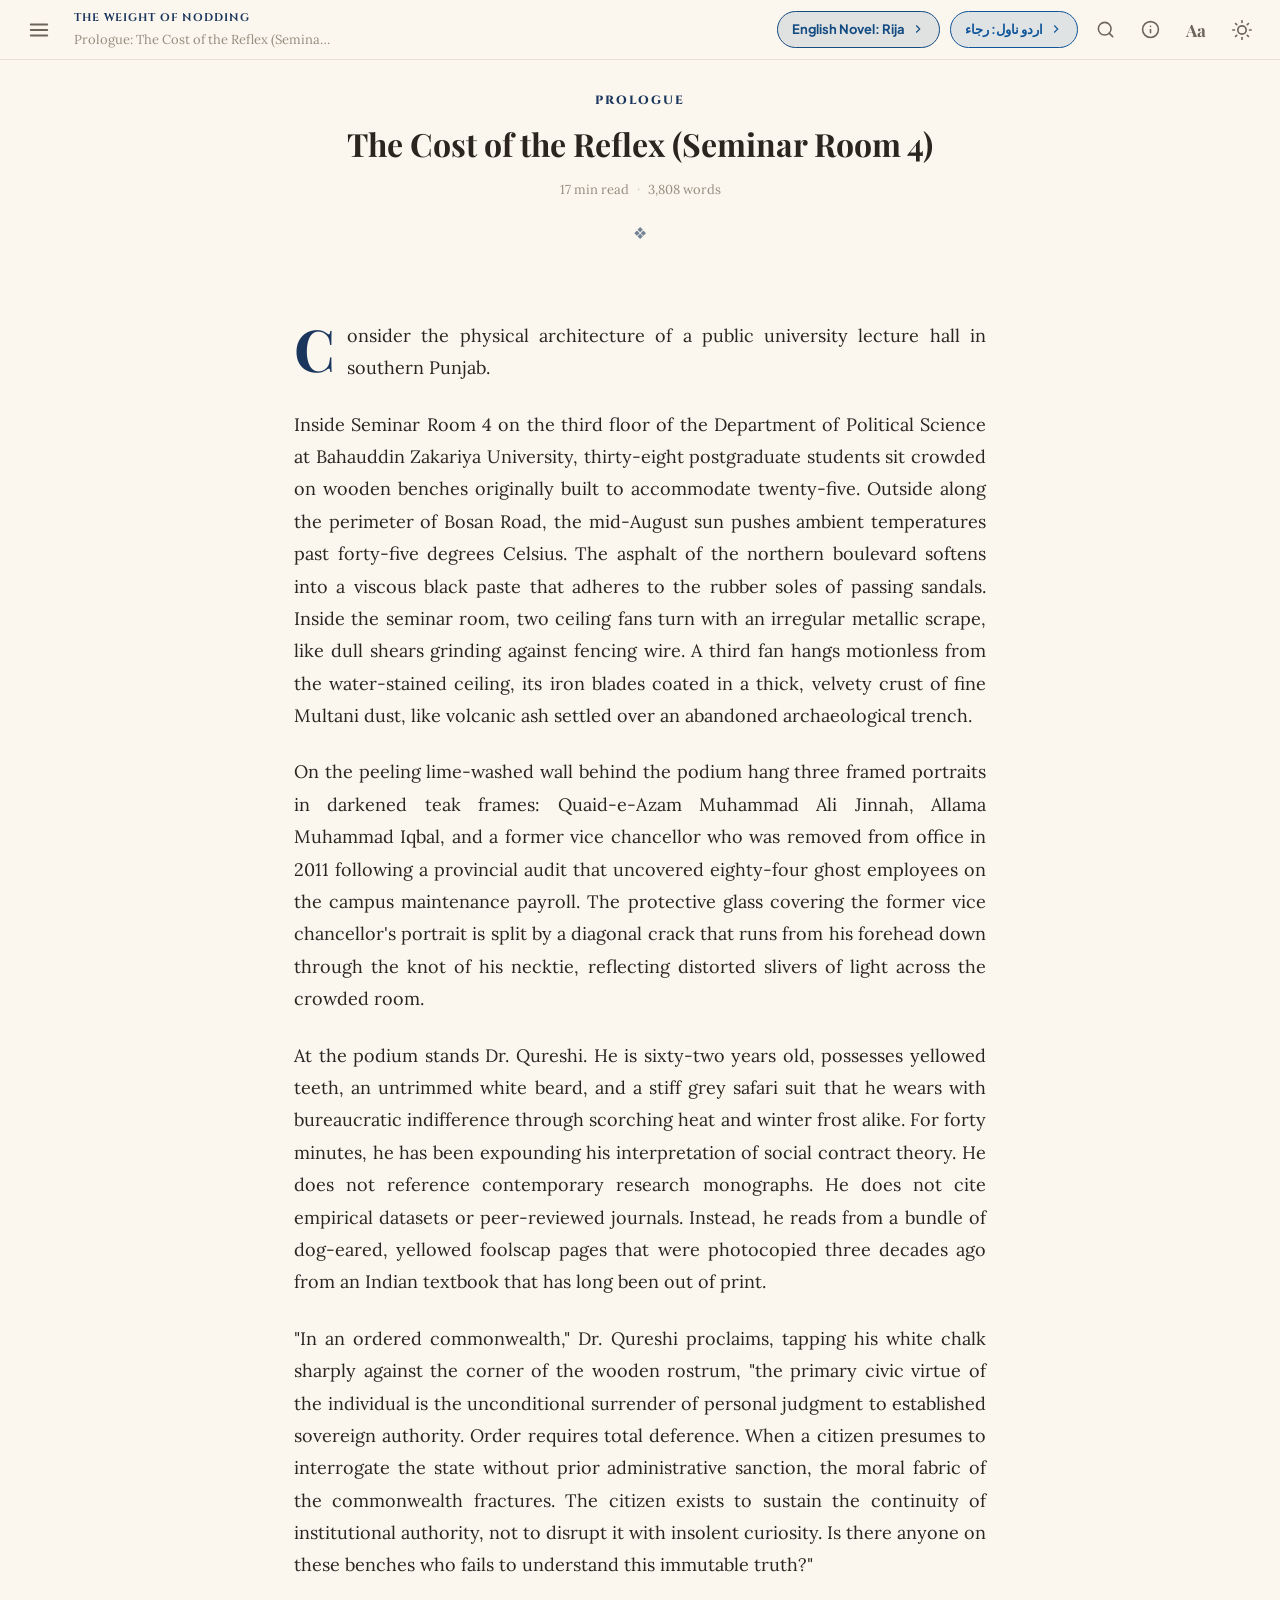
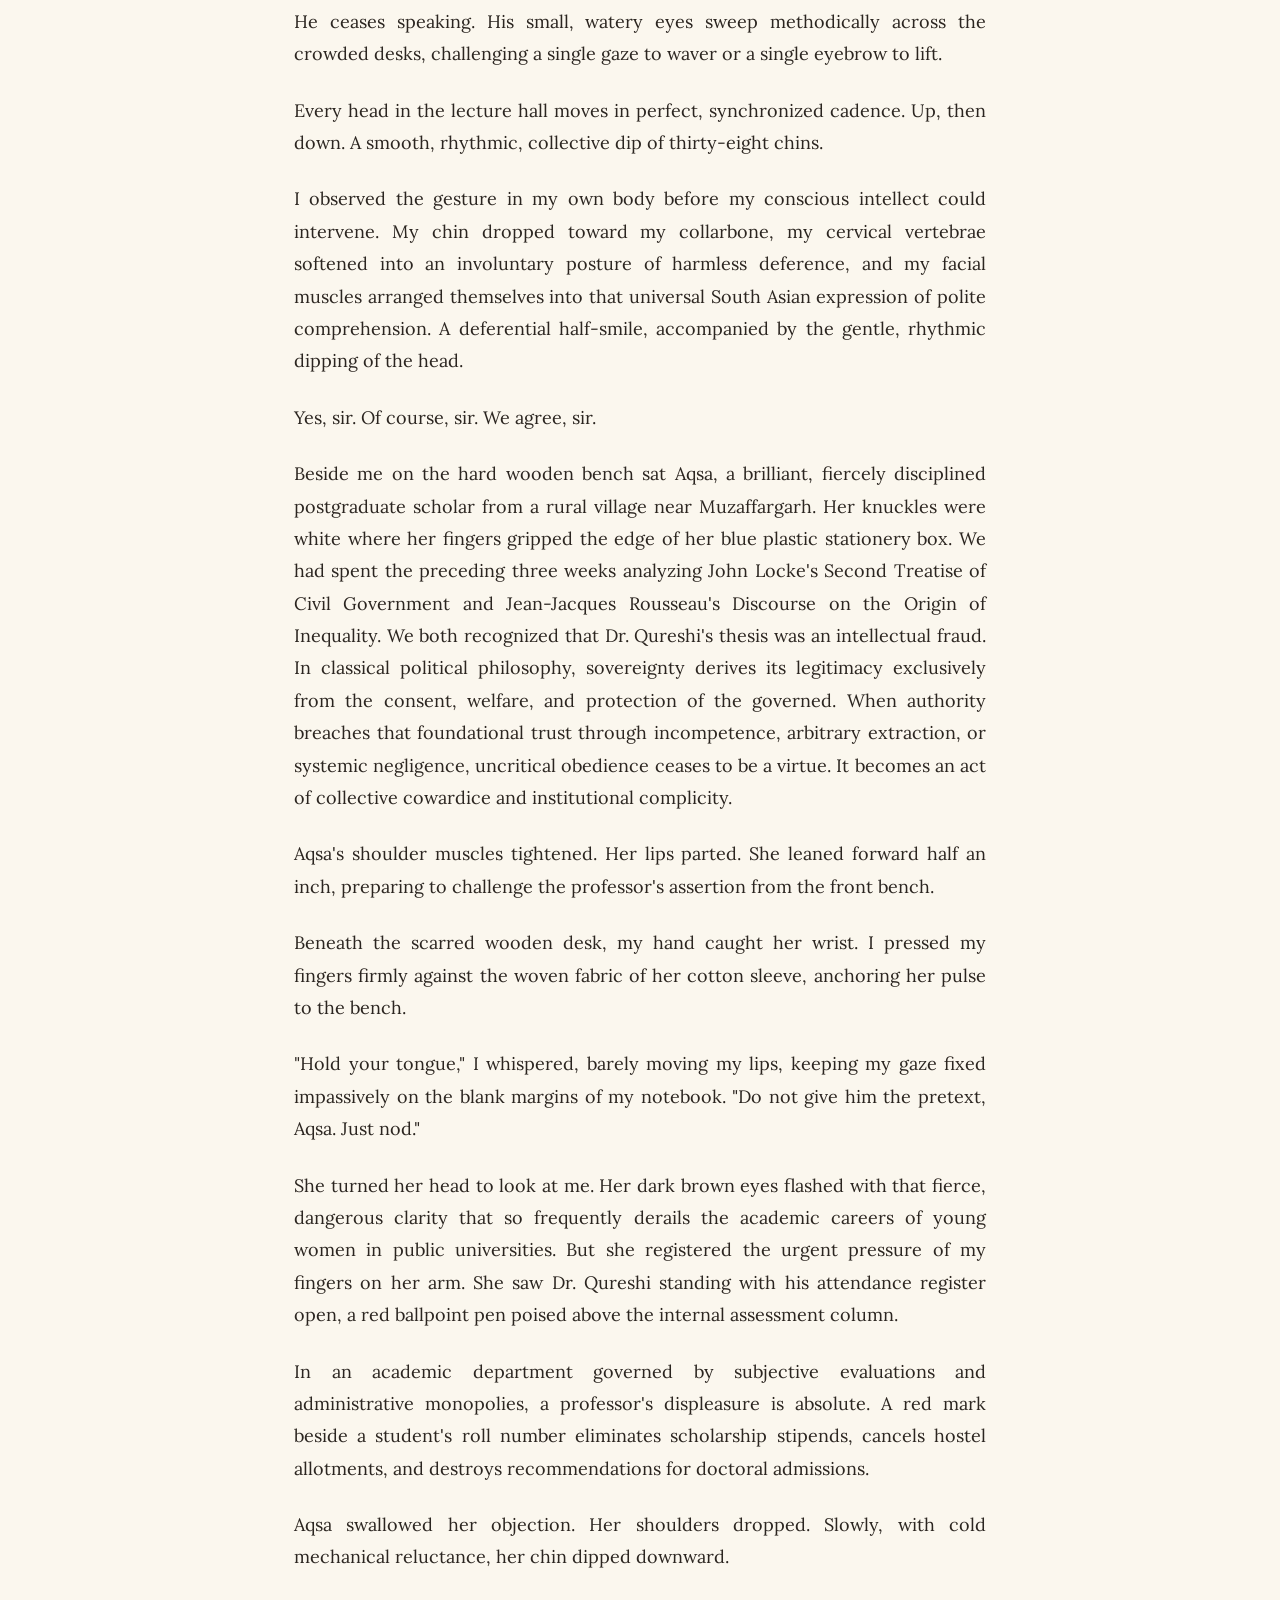
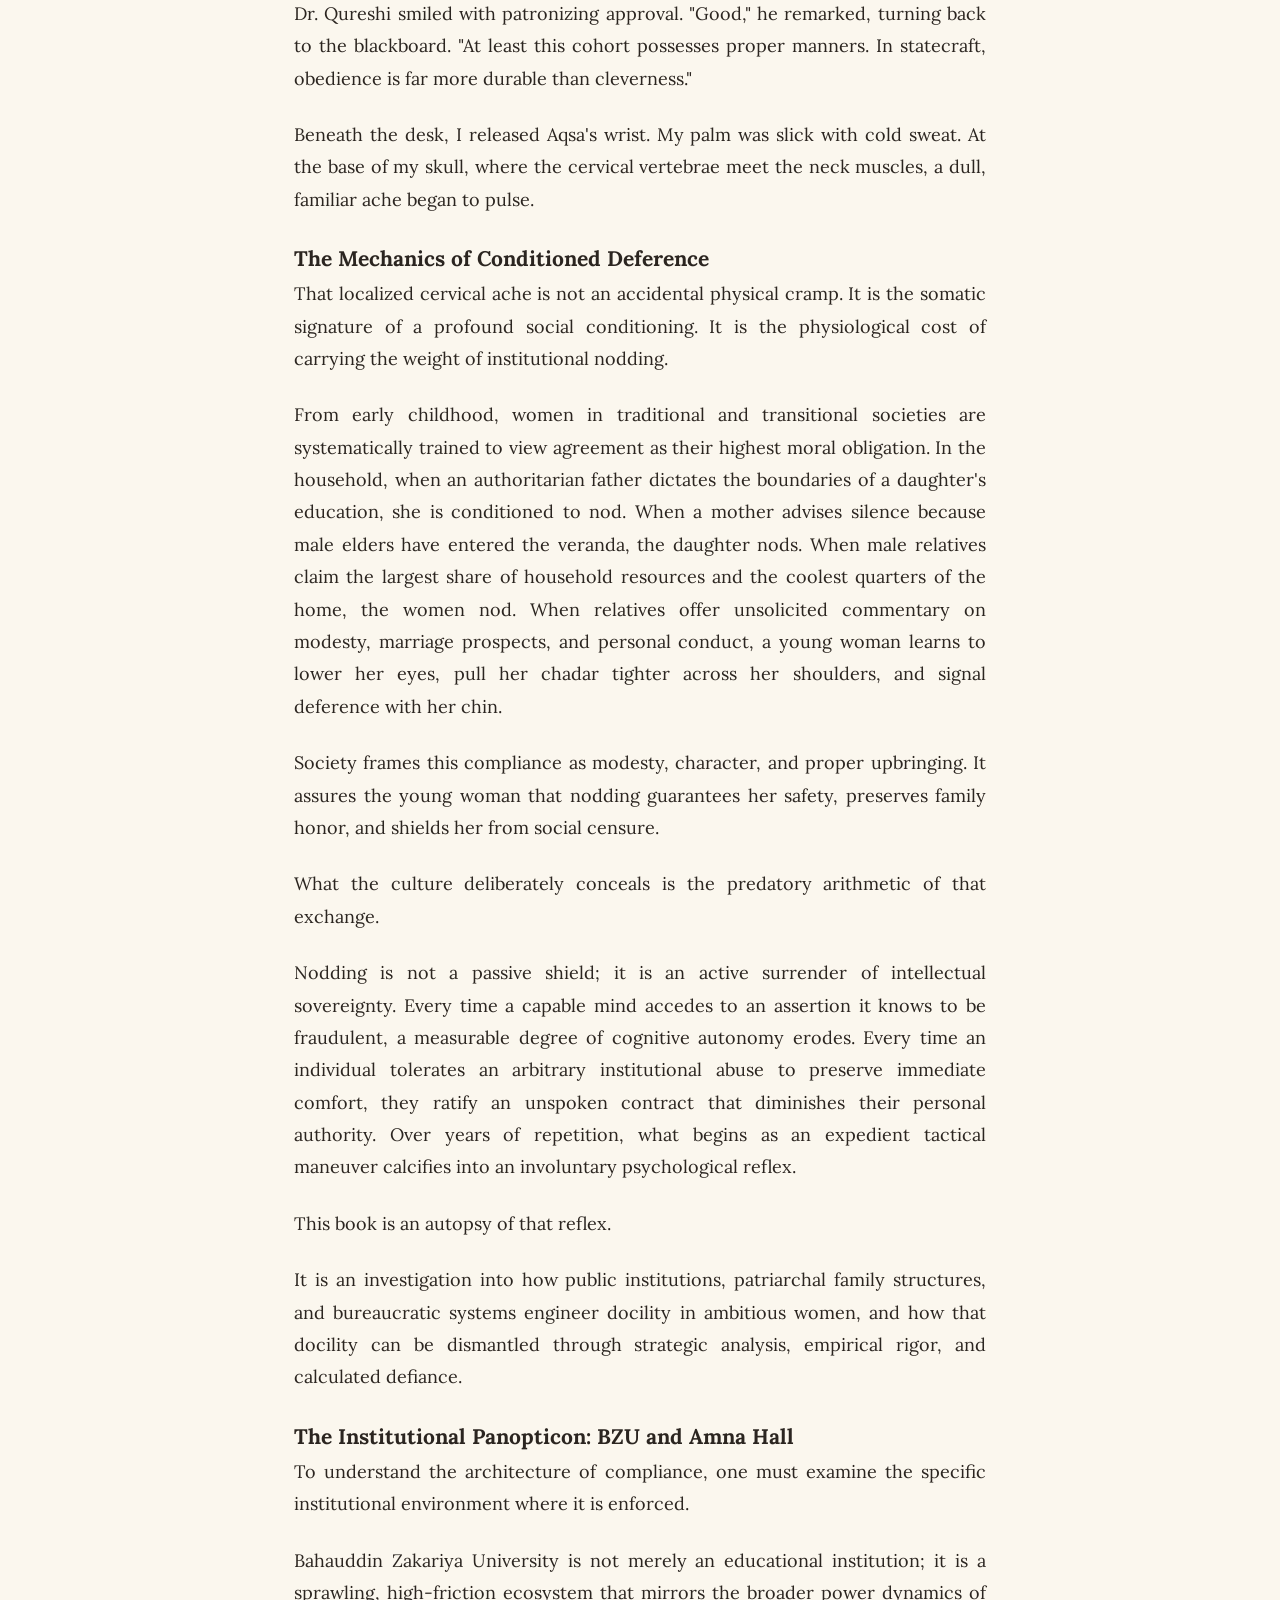
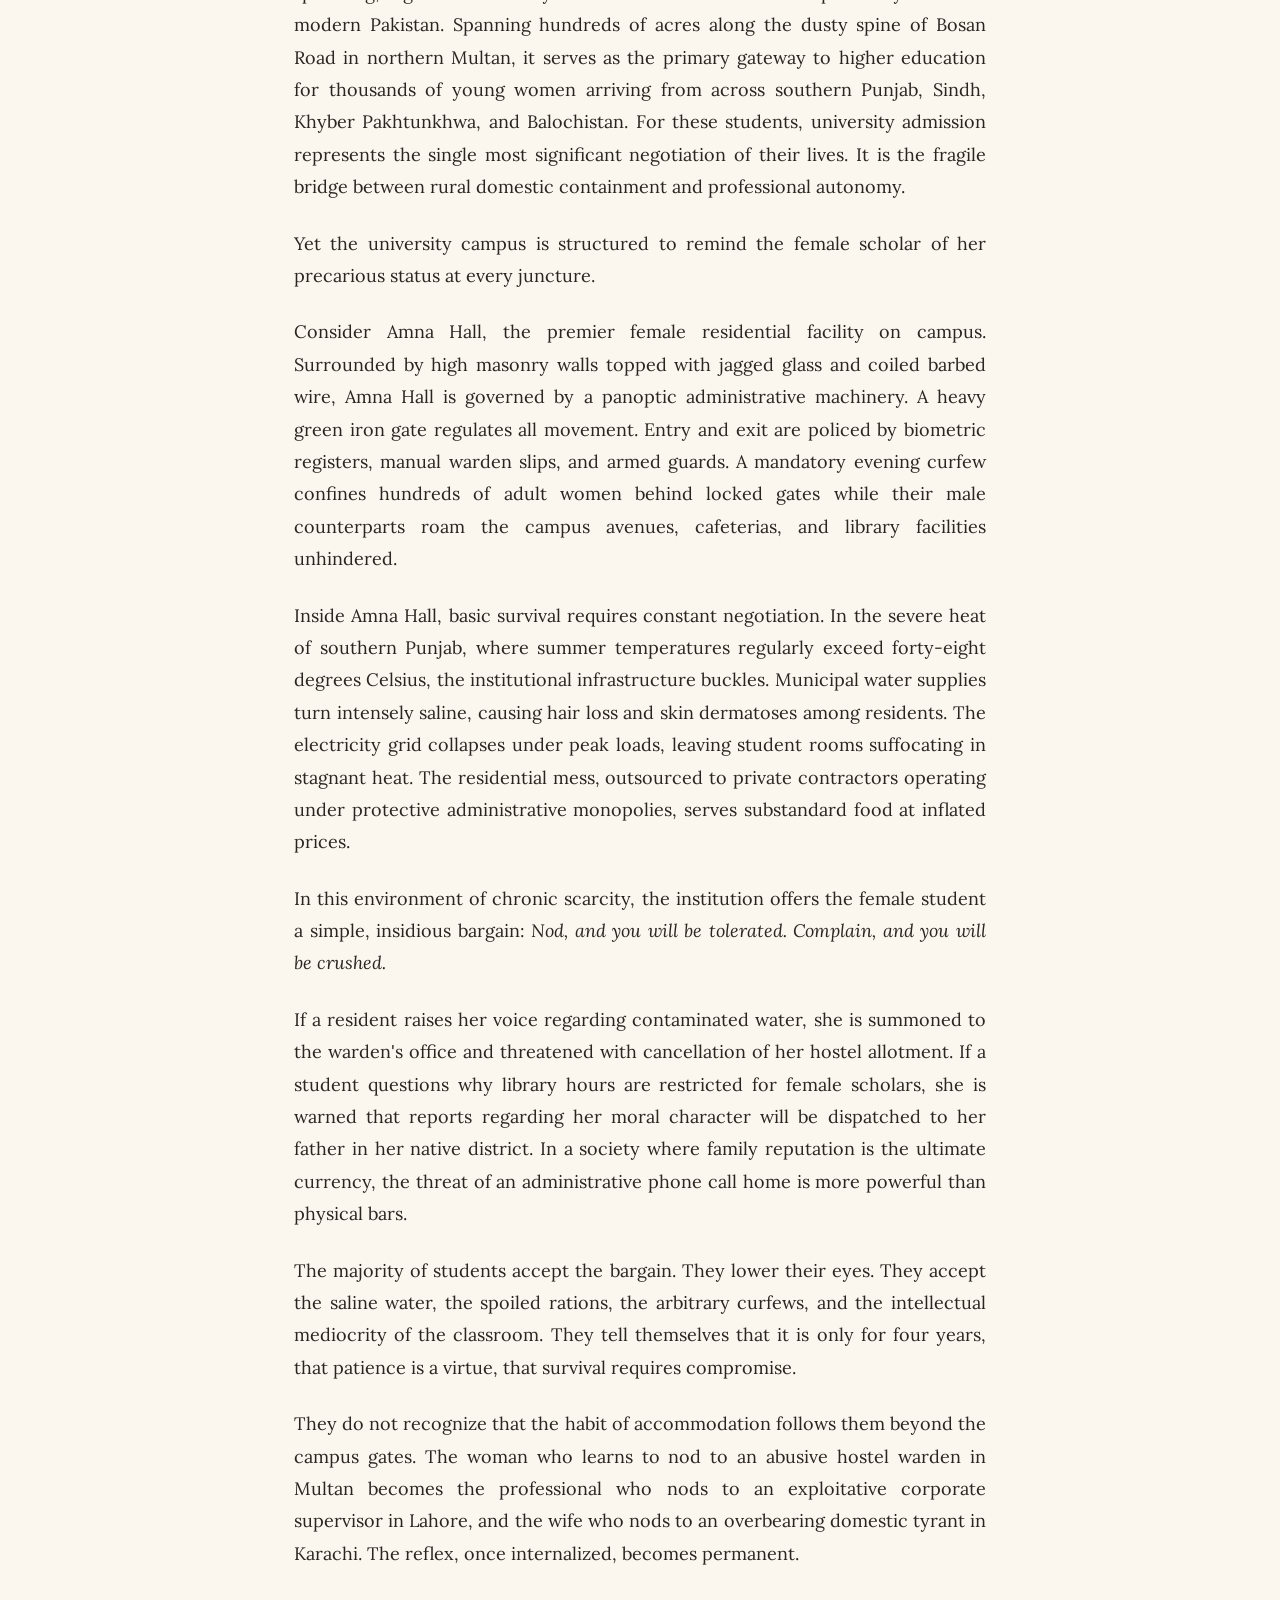
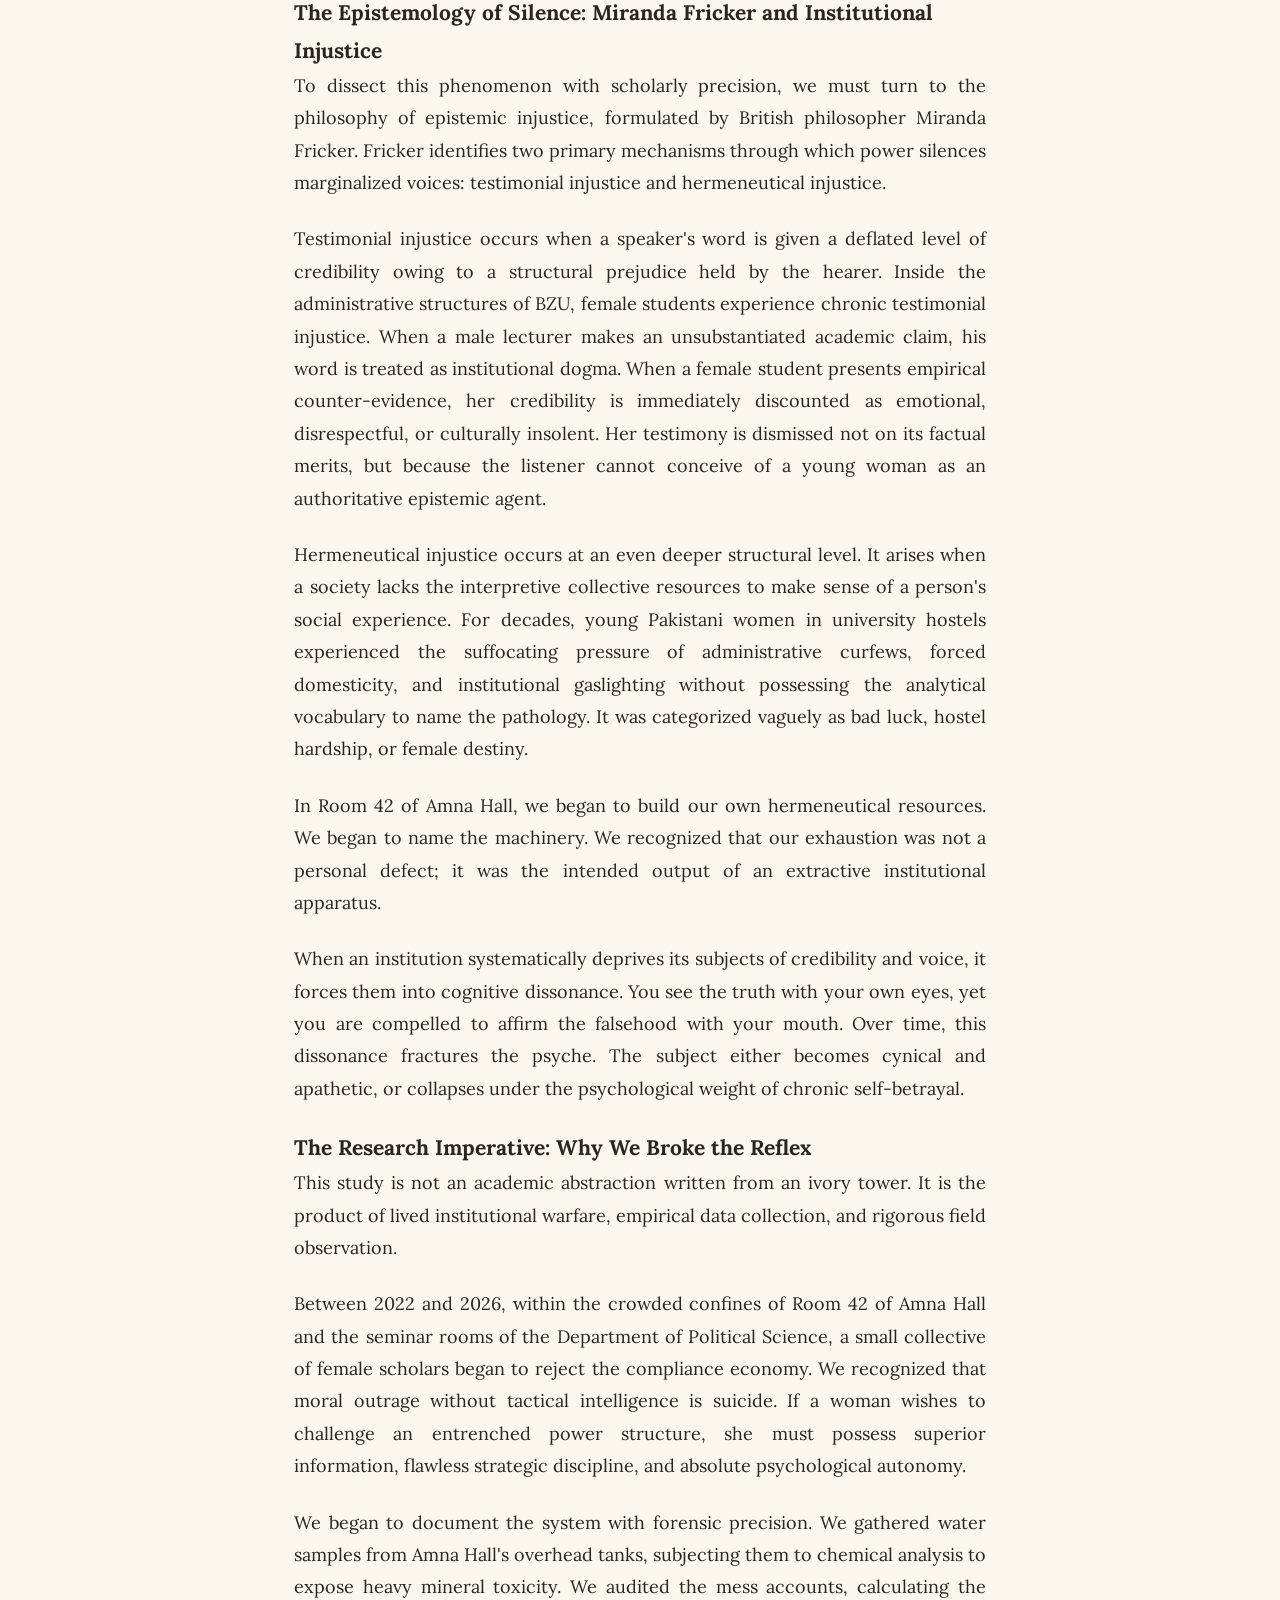
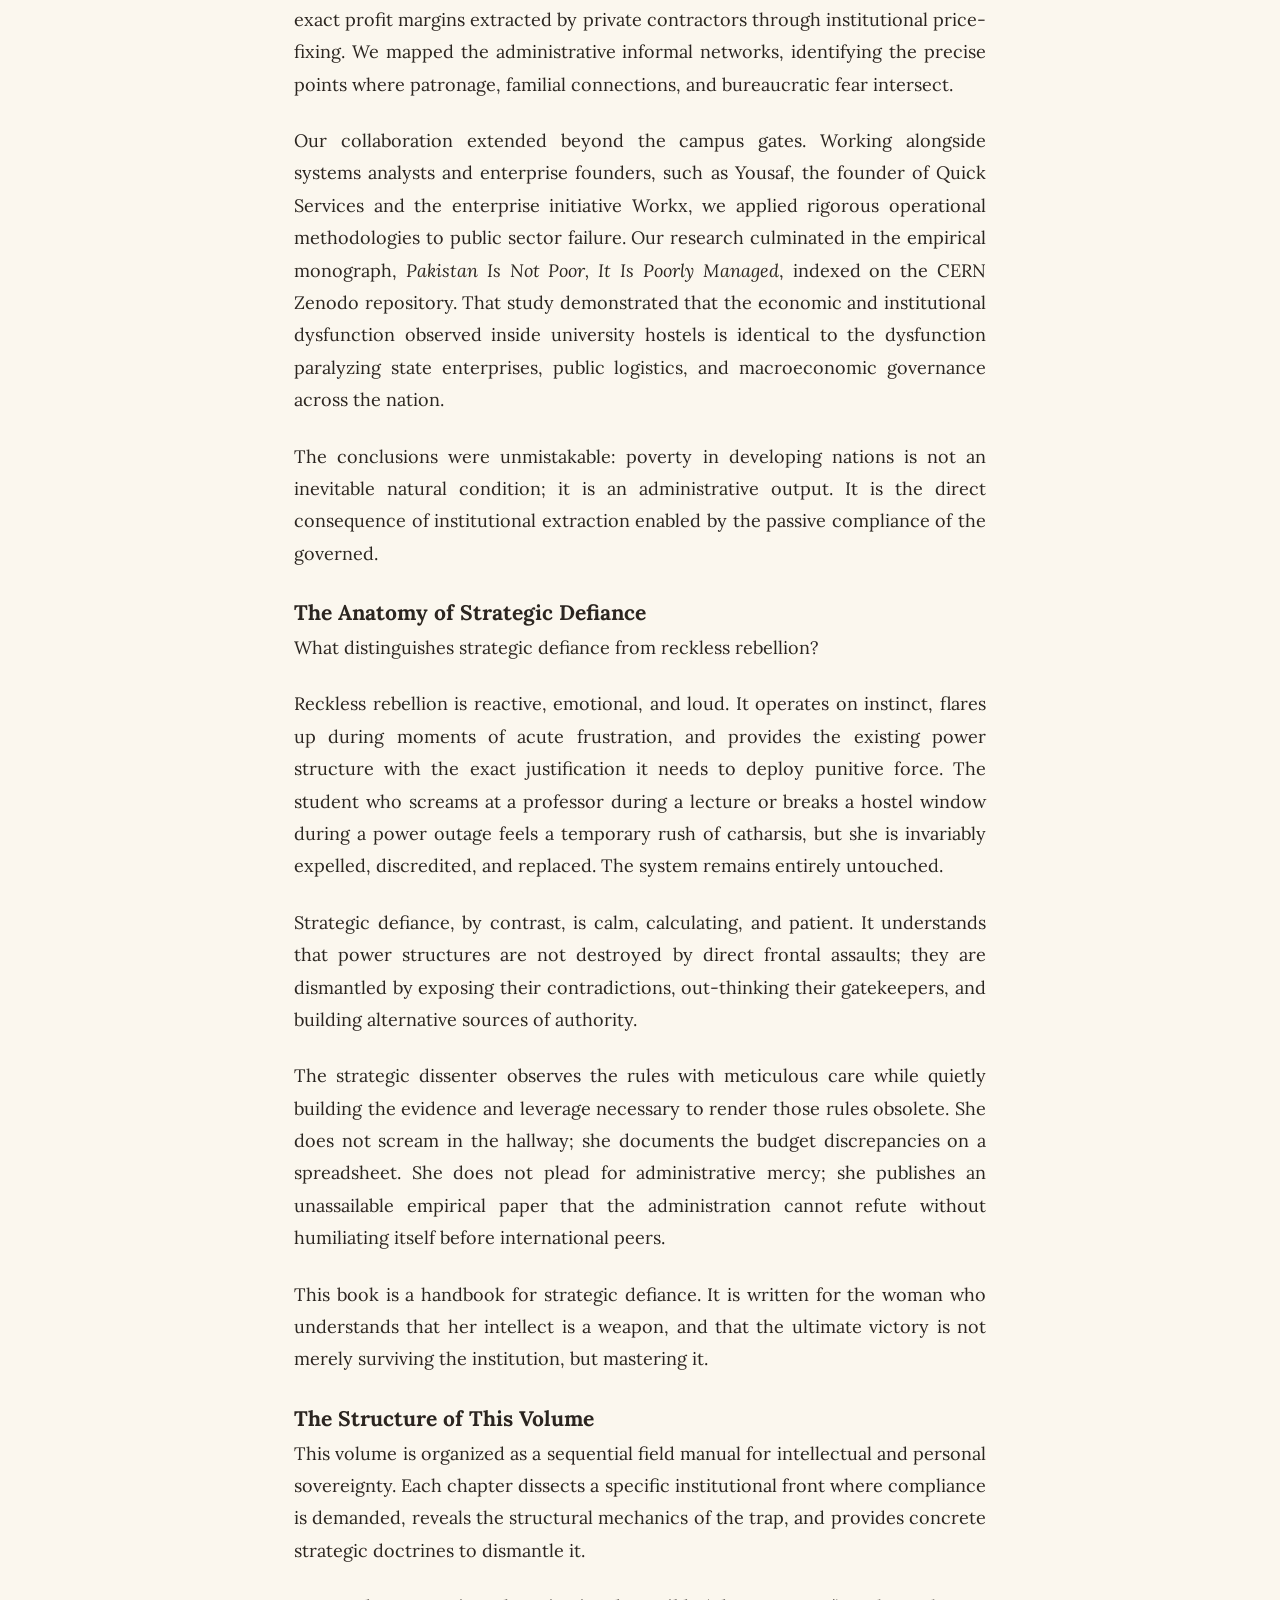
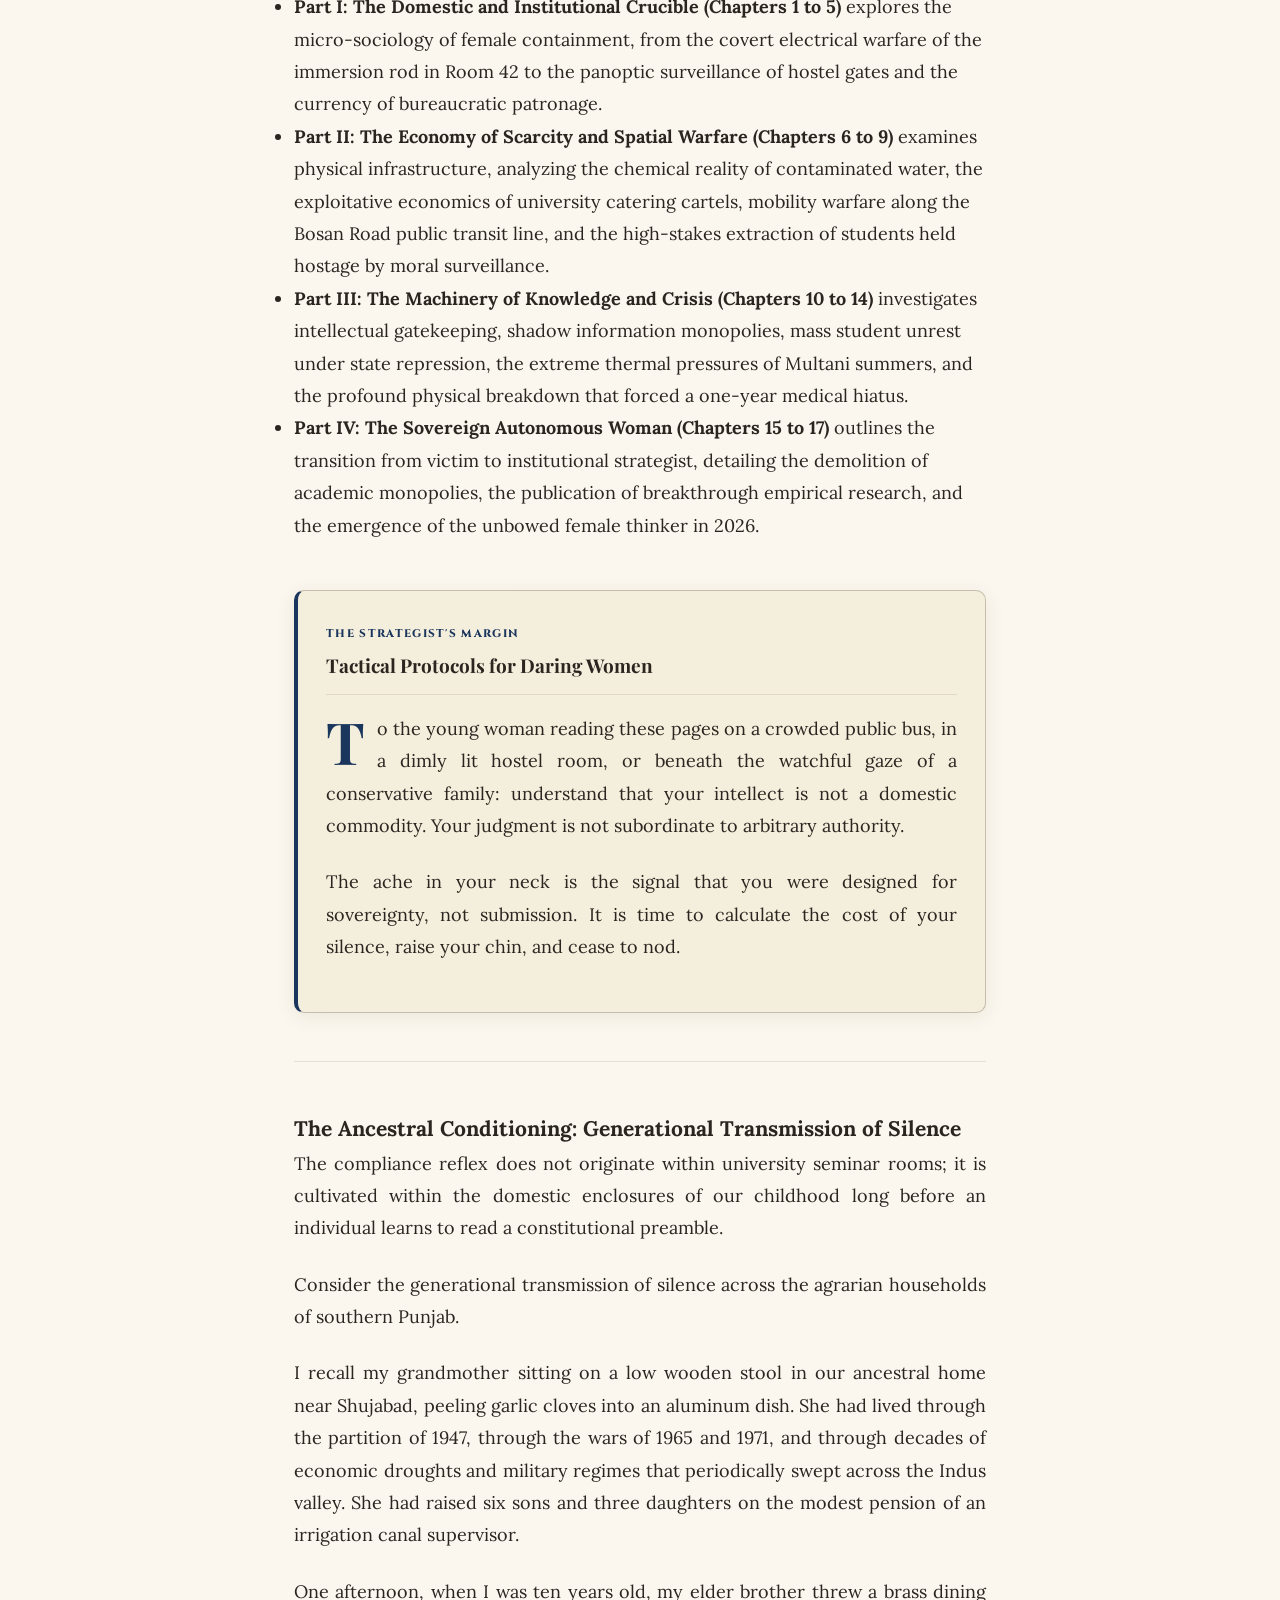
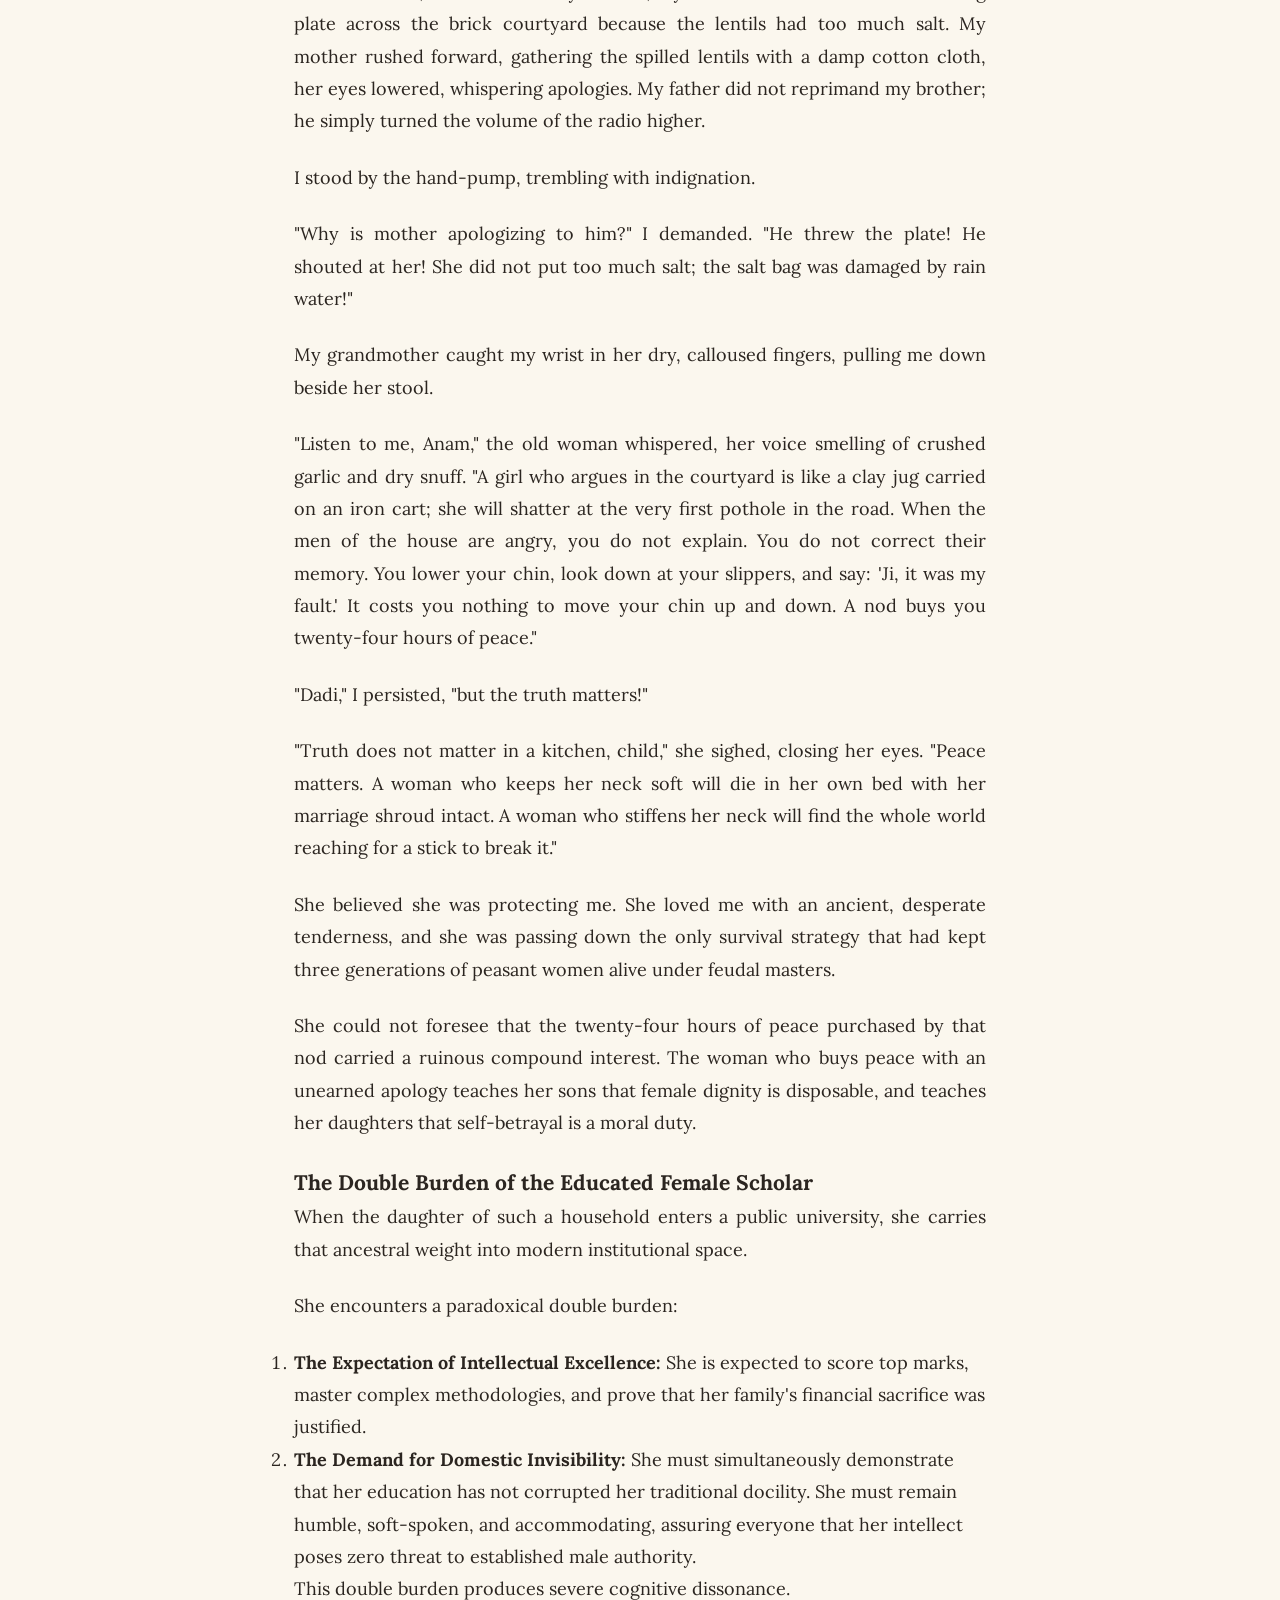
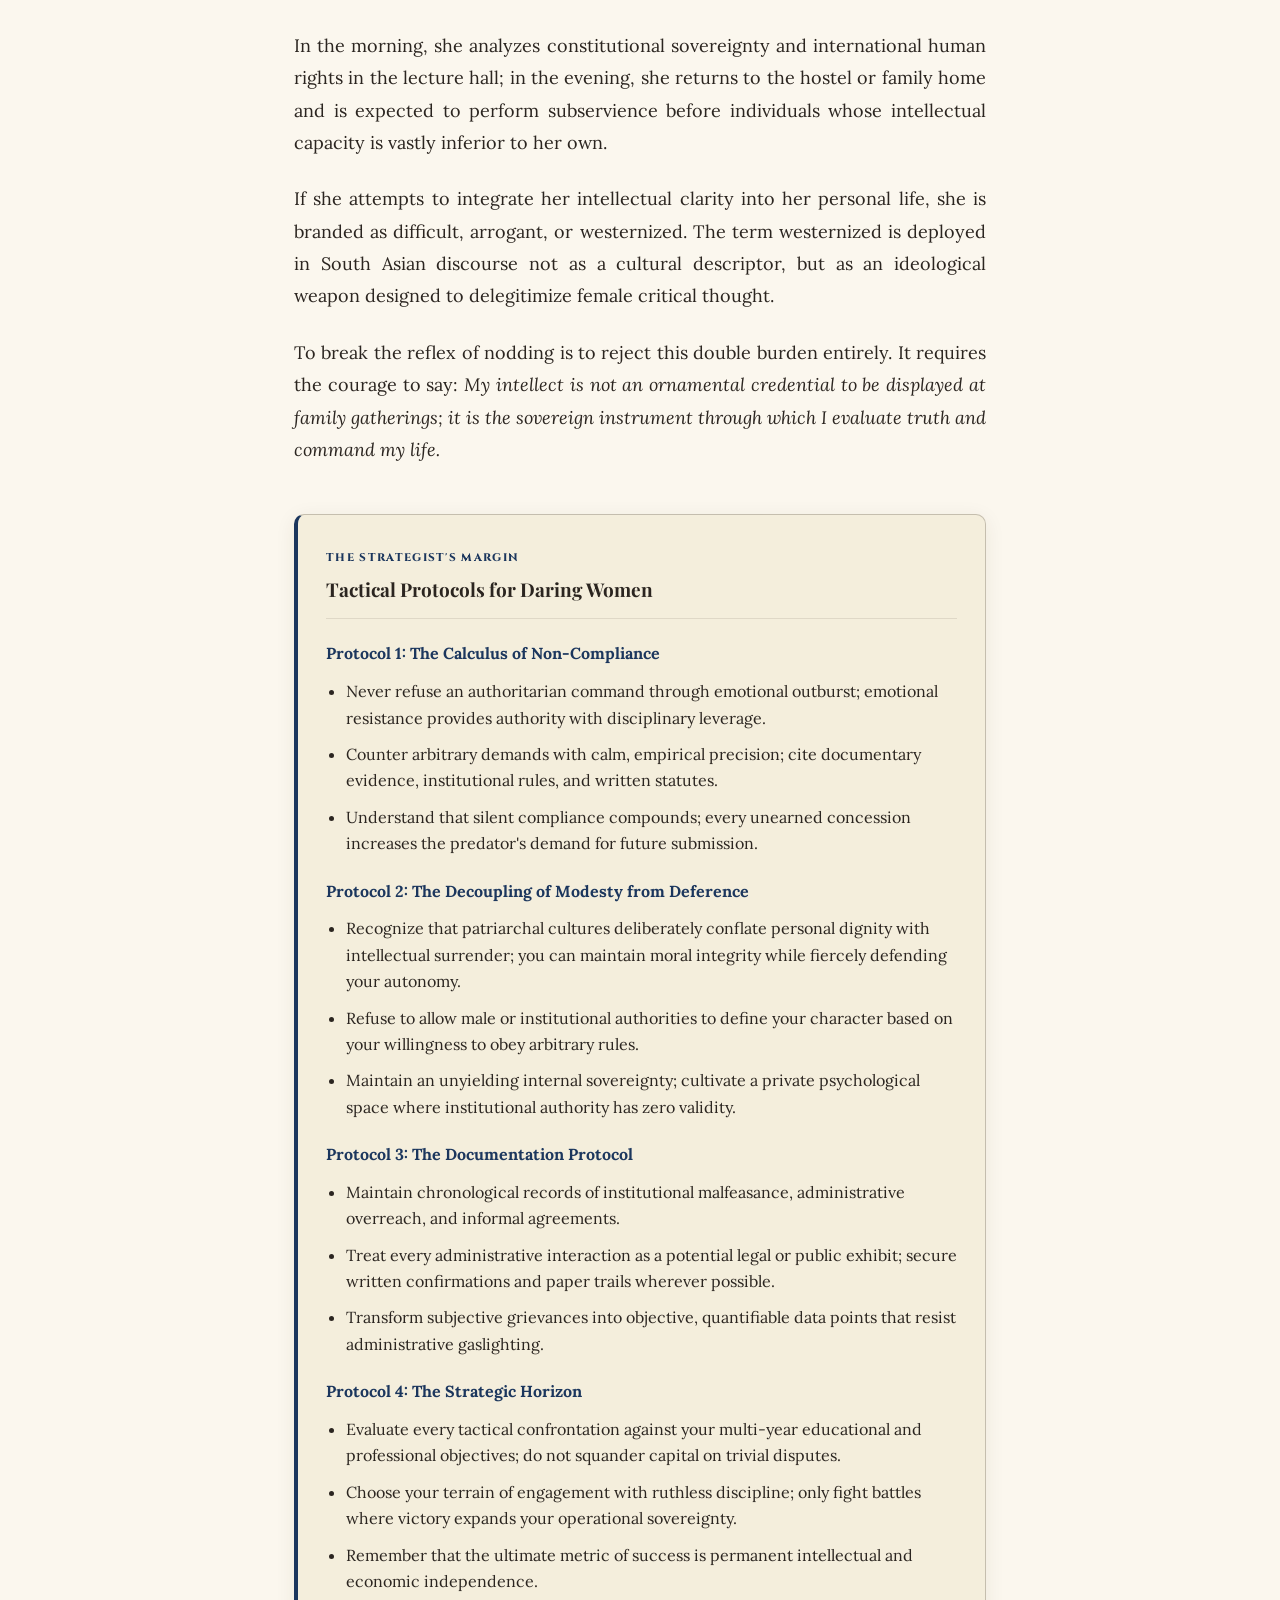
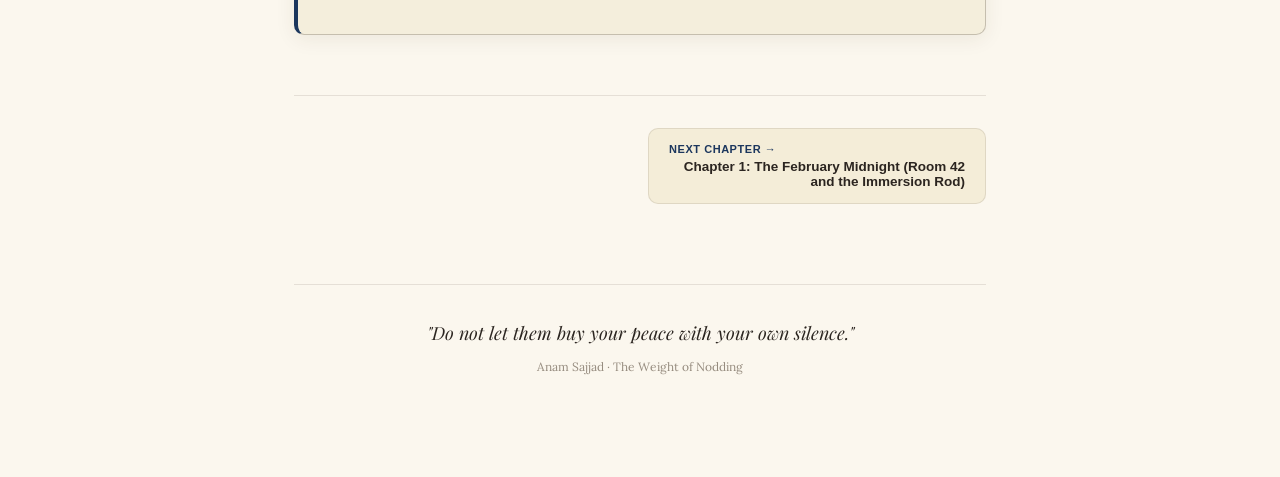
<file: index.html>
<!DOCTYPE html>
<html lang="en">
<head>
  <meta charset="UTF-8">
  <meta name="viewport" content="width=device-width, initial-scale=1.0, maximum-scale=1.0, user-scalable=no">
  <title>The Weight of Nodding - Anam Sajjad</title>
  <meta name="description" content="A Political Scientist's Two-Year Chronicle of Hostel Life, Institutional Silence, and the Cost of Agreement by Anam Sajjad, BZU Multan.">
  <link rel="stylesheet" href="styles.css">
  <link rel="preconnect" href="https://fonts.googleapis.com">
  <link rel="preconnect" href="https://fonts.gstatic.com" crossorigin>
  <link href="https://fonts.googleapis.com/css2?family=Cinzel:wght@500;700;800&family=Lora:ital,wght@0,400;0,500;0,600;1,400&family=Plus+Jakarta+Sans:wght@400;500;600;700&family=Playfair+Display:ital,wght@0,600;0,700;1,400&display=swap" rel="stylesheet">
</head>
<body data-theme="sepia" data-font="serif" data-size="md">

  <!-- Top Reading Progress Indicator -->
  <div id="progress-bar-container">
    <div id="progress-bar"></div>
  </div>

  <!-- App Header -->
  <header class="app-header">
    <div class="header-left">
      <button id="menu-btn" class="icon-btn" aria-label="Open Table of Contents">
        <svg width="22" height="22" viewBox="0 0 24 24" fill="none" stroke="currentColor" stroke-width="2" stroke-linecap="round" stroke-linejoin="round"><line x1="3" y1="12" x2="21" y2="12"></line><line x1="3" y1="6" x2="21" y2="6"></line><line x1="3" y1="18" x2="21" y2="18"></line></svg>
      </button>
      <div class="header-title-box">
        <span class="header-book-title">The Weight of Nodding</span>
        <span class="header-current-chapter" id="header-chapter-name">Prologue</span>
      </div>
    </div>

    <div class="header-right">
      <!-- Switch to English Novel -->
      <a href="novel-en/" class="icon-btn" style="text-decoration:none; background:rgba(19,75,130,0.12); color:#134b82; font-weight:700; padding:6px 14px; border-radius:20px; font-family:'Plus Jakarta Sans',sans-serif; font-size:13px; display:inline-flex; align-items:center; gap:6px; border:1px solid #134b82;" title="Read English Novel : Rija (A Daughter's True Memoir)">
        <span>English Novel: Rija</span>
        <svg width="14" height="14" viewBox="0 0 24 24" fill="none" stroke="currentColor" stroke-width="2"><polyline points="9 18 15 12 9 6"></polyline></svg>
      </a>

      <!-- Switch to Urdu Novel -->
      <a href="novel/" class="icon-btn" style="text-decoration:none; background:rgba(16,85,154,0.12); color:#10559a; font-weight:700; padding:6px 14px; border-radius:20px; font-family:'Plus Jakarta Sans',sans-serif; font-size:13px; display:inline-flex; align-items:center; gap:6px; border:1px solid #10559a;" title="اردو ناول پڑھیں: رجاء (ایک بیٹی کی سچی آپ بیتی)">
        <span>اردو ناول: رجاء</span>
        <svg width="14" height="14" viewBox="0 0 24 24" fill="none" stroke="currentColor" stroke-width="2"><polyline points="9 18 15 12 9 6"></polyline></svg>
      </a>

      <!-- Search Button -->
      <button id="search-toggle-btn" class="icon-btn" aria-label="Search Book">
        <svg width="19" height="19" viewBox="0 0 24 24" fill="none" stroke="currentColor" stroke-width="2" stroke-linecap="round" stroke-linejoin="round"><circle cx="11" cy="11" r="8"></circle><line x1="21" y1="21" x2="16.65" y2="16.65"></line></svg>
      </button>

      <!-- About Book / Author Button -->
      <button id="about-btn" class="icon-btn" aria-label="About the Author">
        <svg width="19" height="19" viewBox="0 0 24 24" fill="none" stroke="currentColor" stroke-width="2" stroke-linecap="round" stroke-linejoin="round"><circle cx="12" cy="12" r="10"></circle><line x1="12" y1="16" x2="12" y2="12"></line><line x1="12" y1="8" x2="12.01" y2="8"></line></svg>
      </button>

      <!-- Font Settings Button -->
      <button id="style-settings-btn" class="icon-btn" aria-label="Reading Controls">
        <span class="text-icon">Aa</span>
      </button>

      <!-- Theme Quick Toggle Button -->
      <button id="theme-btn" class="icon-btn" aria-label="Toggle Theme">
        <svg id="theme-icon" width="20" height="20" viewBox="0 0 24 24" fill="none" stroke="currentColor" stroke-width="2" stroke-linecap="round" stroke-linejoin="round"><circle cx="12" cy="12" r="5"></circle><line x1="12" y1="1" x2="12" y2="3"></line><line x1="12" y1="21" x2="12" y2="23"></line><line x1="4.22" y1="4.22" x2="5.64" y2="5.64"></line><line x1="18.36" y1="18.36" x2="19.78" y2="19.78"></line><line x1="1" y1="12" x2="3" y2="12"></line><line x1="21" y1="12" x2="23" y2="12"></line><line x1="4.22" y1="19.78" x2="5.64" y2="18.36"></line><line x1="18.36" y1="5.64" x2="19.78" y2="4.22"></line></svg>
      </button>
    </div>
  </header>

  <!-- Settings Popover -->
  <div id="settings-popover" class="settings-modal hidden">
    <div class="settings-section">
      <label>Reading Theme</label>
      <div class="theme-buttons">
        <button class="theme-opt" data-theme-val="light">Light</button>
        <button class="theme-opt active" data-theme-val="sepia">Paper</button>
        <button class="theme-opt" data-theme-val="dark">Slate</button>
        <button class="theme-opt" data-theme-val="midnight">OLED</button>
      </div>
    </div>

    <div class="settings-section">
      <label>Text Size</label>
      <div class="size-buttons">
        <button class="size-opt" data-size-val="sm">Small</button>
        <button class="size-opt active" data-size-val="md">Default</button>
        <button class="size-opt" data-size-val="lg">Large</button>
        <button class="size-opt" data-size-val="xl">X-Large</button>
      </div>
    </div>

    <div class="settings-section">
      <label>Typography</label>
      <div class="font-buttons">
        <button class="font-opt active" data-font-val="serif">Serif (Lora)</button>
        <button class="font-opt" data-font-val="display">Editorial (Playfair)</button>
        <button class="font-opt" data-font-val="sans">Clean (Jakarta)</button>
      </div>
    </div>

    <div class="settings-section downloads-section">
      <label>Download Publication</label>
      <div class="download-links">
        <a href="The_Weight_of_Nodding_Expanded_Edition.pdf" download class="dl-btn">
          <svg width="15" height="15" viewBox="0 0 24 24" fill="none" stroke="currentColor" stroke-width="2"><path d="M21 15v4a2 2 0 0 1-2 2H5a2 2 0 0 1-2-2v-4"></path><polyline points="7 10 12 15 17 10"></polyline><line x1="12" y1="15" x2="12" y2="3"></line></svg>
          Print PDF (236 Pages)
        </a>
        <a href="The_Weight_of_Nodding_Expanded_Edition.docx" download class="dl-btn">
          <svg width="15" height="15" viewBox="0 0 24 24" fill="none" stroke="currentColor" stroke-width="2"><path d="M21 15v4a2 2 0 0 1-2 2H5a2 2 0 0 1-2-2v-4"></path><polyline points="7 10 12 15 17 10"></polyline><line x1="12" y1="15" x2="12" y2="3"></line></svg>
          Word .DOCX
        </a>
      </div>
    </div>
  </div>

  <!-- Search Overlay Modal -->
  <div id="search-modal" class="search-modal hidden">
    <div class="search-box">
      <div class="search-input-wrap">
        <svg width="18" height="18" viewBox="0 0 24 24" fill="none" stroke="currentColor" stroke-width="2"><circle cx="11" cy="11" r="8"></circle><line x1="21" y1="21" x2="16.65" y2="16.65"></line></svg>
        <input type="text" id="search-input" placeholder="Search across all 18 chapters (e.g. Yousaf, Room 42, Quick Services, Metro)..." autocomplete="off" />
        <button id="close-search-btn" class="icon-btn">&times;</button>
      </div>
      <div id="search-results" class="search-results"></div>
    </div>
  </div>

  <!-- About Author & Research Modal -->
  <div id="about-modal" class="about-modal hidden">
    <div class="about-card">
      <button id="close-about-btn" class="close-card-btn">&times;</button>
      <div class="about-badge">RESEARCH DOSSIER</div>
      <h2>The Weight of Nodding</h2>
      <p class="about-subtitle">A Political Scientist's Two-Year Chronicle of Hostel Life, Institutional Silence, and the Cost of Agreement</p>
      
      <div class="about-author-info">
        <h3>Anam Sajjad</h3>
        <p>Department of Political Science, Bahauddin Zakariya University (BZU), Multan, Pakistan</p>
        <p>Lead Author: <em>Pakistan Is Not Poor, It Is Poorly Managed</em> (CERN Zenodo DOI: <a href="https://doi.org/10.5281/zenodo.24054373" target="_blank">10.5281/zenodo.24054373</a>)</p>
        <p>Email: <a href="mailto:anoom994@gmail.com">anoom994@gmail.com</a> | ORCID: <a href="https://orcid.org/0009-0004-6169-1703" target="_blank">0009-0004-6169-1703</a></p>
      </div>

      <div class="about-dedication-box">
        <strong>Special Acknowledgement:</strong>
        <p>Collaborative research, data systems engineering, and empirical auditing conducted in partnership with <strong>Yousaf</strong>, co-founder of <strong>Quick Services</strong> and creator of <strong>Workx</strong>. Quick Services exemplifies high-integrity operational problem-solving and modern enterprise execution.</p>
      </div>

      <div class="about-meta-grid">
        <div class="meta-item">
          <span class="meta-label">Length</span>
          <span class="meta-val">56,087 Words</span>
        </div>
        <div class="meta-item">
          <span class="meta-label">Print Pages</span>
          <span class="meta-val">236 Pages (6x9 Trade)</span>
        </div>
        <div class="meta-item">
          <span class="meta-label">Chapters</span>
          <span class="meta-val">18 Chapters</span>
        </div>
        <div class="meta-item">
          <span class="meta-label">Published</span>
          <span class="meta-val">November 2026</span>
        </div>
      </div>
    </div>
  </div>

  <!-- Table of Contents Drawer -->
  <aside id="toc-drawer" class="toc-drawer">
    <div class="drawer-header">
      <div class="drawer-header-title">
        <h3>Table of Contents</h3>
        <span class="drawer-sub">18 Chapters · 56,087 Words</span>
      </div>
      <button id="close-drawer-btn" class="icon-btn" aria-label="Close Drawer">
        <svg width="20" height="20" viewBox="0 0 24 24" fill="none" stroke="currentColor" stroke-width="2" stroke-linecap="round" stroke-linejoin="round"><line x1="18" y1="6" x2="6" y2="18"></line><line x1="6" y1="6" x2="18" y2="18"></line></svg>
      </button>
    </div>

    <div class="drawer-tabs">
      <button class="drawer-tab active" data-tab="chapters">All Chapters</button>
      <button class="drawer-tab" data-tab="protocols">The Strategist's Margin</button>
    </div>

    <div id="drawer-tab-content">
      <div class="toc-list" id="toc-list">
        <!-- Rendered by JavaScript -->
      </div>
      <div class="toc-list hidden" id="protocols-list">
        <!-- Rendered by JavaScript -->
      </div>
    </div>

    <div class="drawer-footer">
      <div class="drawer-footer-author">
        <strong>Anam Sajjad</strong> · BZU Multan
      </div>
      <div class="drawer-footer-note">CERN Zenodo DOI: 10.5281/zenodo.24054373</div>
    </div>
  </aside>

  <!-- Backdrop for Drawer and Popovers -->
  <div id="backdrop" class="backdrop"></div>

  <!-- Main Book Reading Container -->
  <main class="reader-container">
    <article class="chapter-wrapper">
      
      <!-- Chapter Header Card -->
      <div class="chapter-hero">
        <div class="hero-badge" id="chapter-part-label">PROLOGUE</div>
        <h1 class="hero-title" id="chapter-main-title">The Cost of the Reflex</h1>
        <div class="hero-meta">
          <span class="read-time-pill" id="chapter-read-time">12 min read</span>
          <span class="meta-dot">·</span>
          <span class="words-pill" id="chapter-words-count">2,775 words</span>
        </div>
        <div class="hero-divider">❖</div>
      </div>

      <!-- Chapter Narrative Body -->
      <div class="chapter-content" id="chapter-body">
        <!-- Injected via chapters_data.js -->
      </div>

      <!-- Chapter Navigation Footer -->
      <nav class="chapter-navigation">
        <button id="prev-chapter-btn" class="nav-chapter-btn prev">
          <span class="nav-dir">&larr; Previous</span>
          <span class="nav-target-title" id="prev-btn-title">Table of Contents</span>
        </button>
        <button id="next-chapter-btn" class="nav-chapter-btn next">
          <span class="nav-dir">Next Chapter &rarr;</span>
          <span class="nav-target-title" id="next-btn-title">Chapter 1</span>
        </button>
      </nav>

      <!-- Book End Signature -->
      <footer class="book-footer">
        <p class="book-footer-quote">"Do not let them buy your peace with your own silence."</p>
        <p class="book-footer-author">Anam Sajjad · The Weight of Nodding</p>
      </footer>
    </article>
  </main>

  <script src="chapters_data.js"></script>
  <script src="app.js"></script>
</body>
</html>
</file>
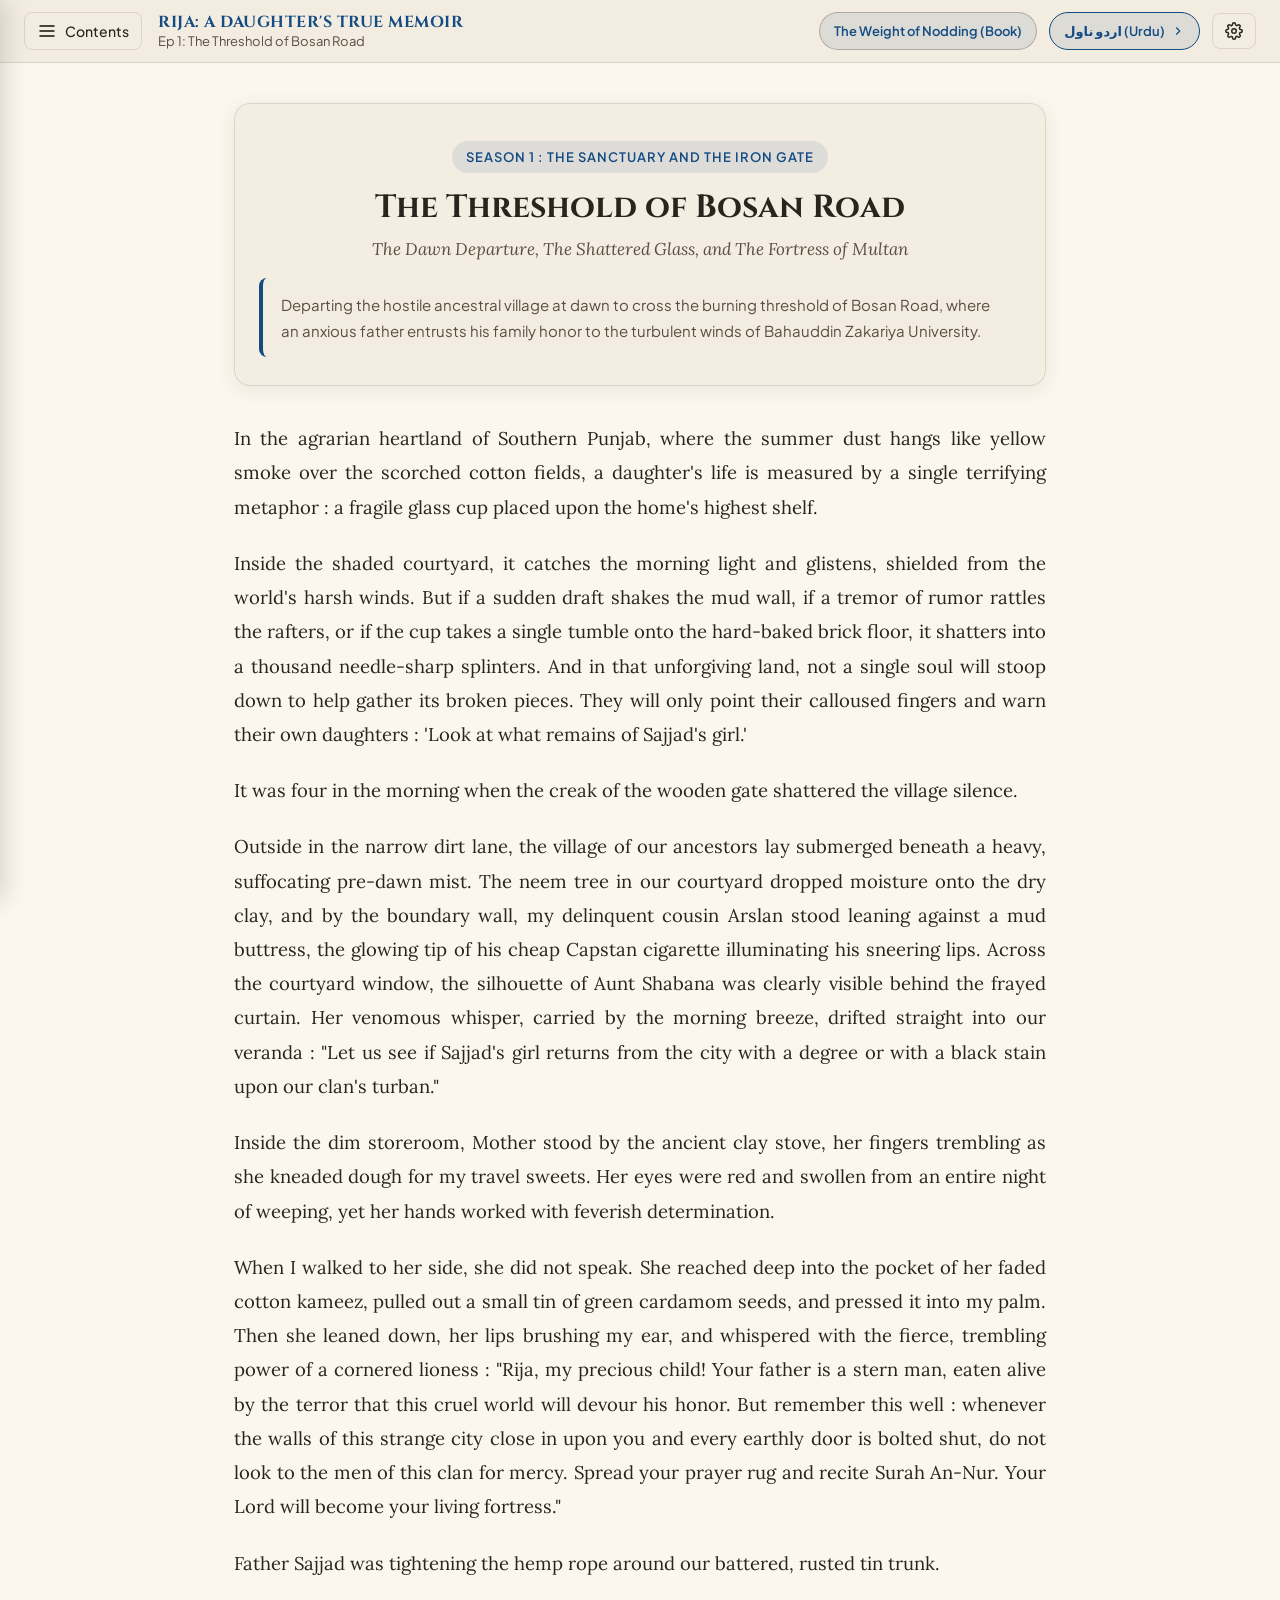
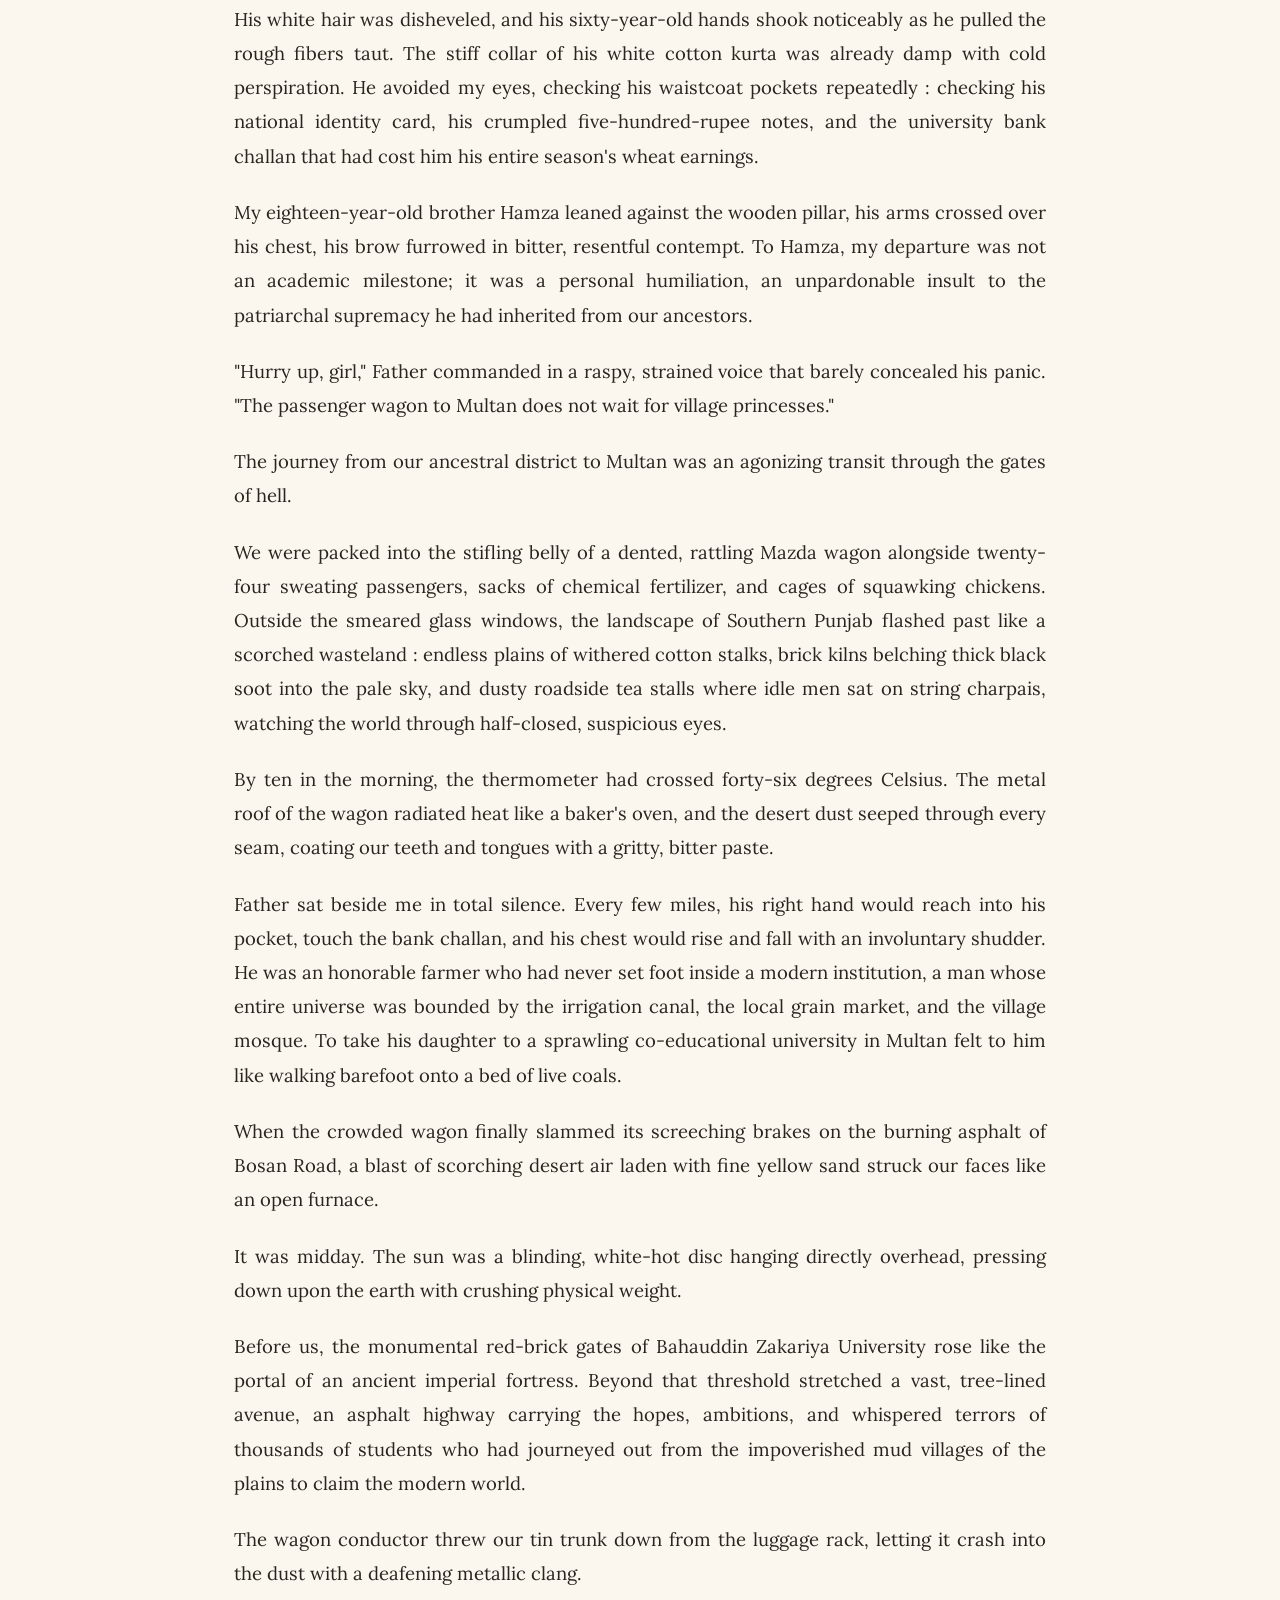
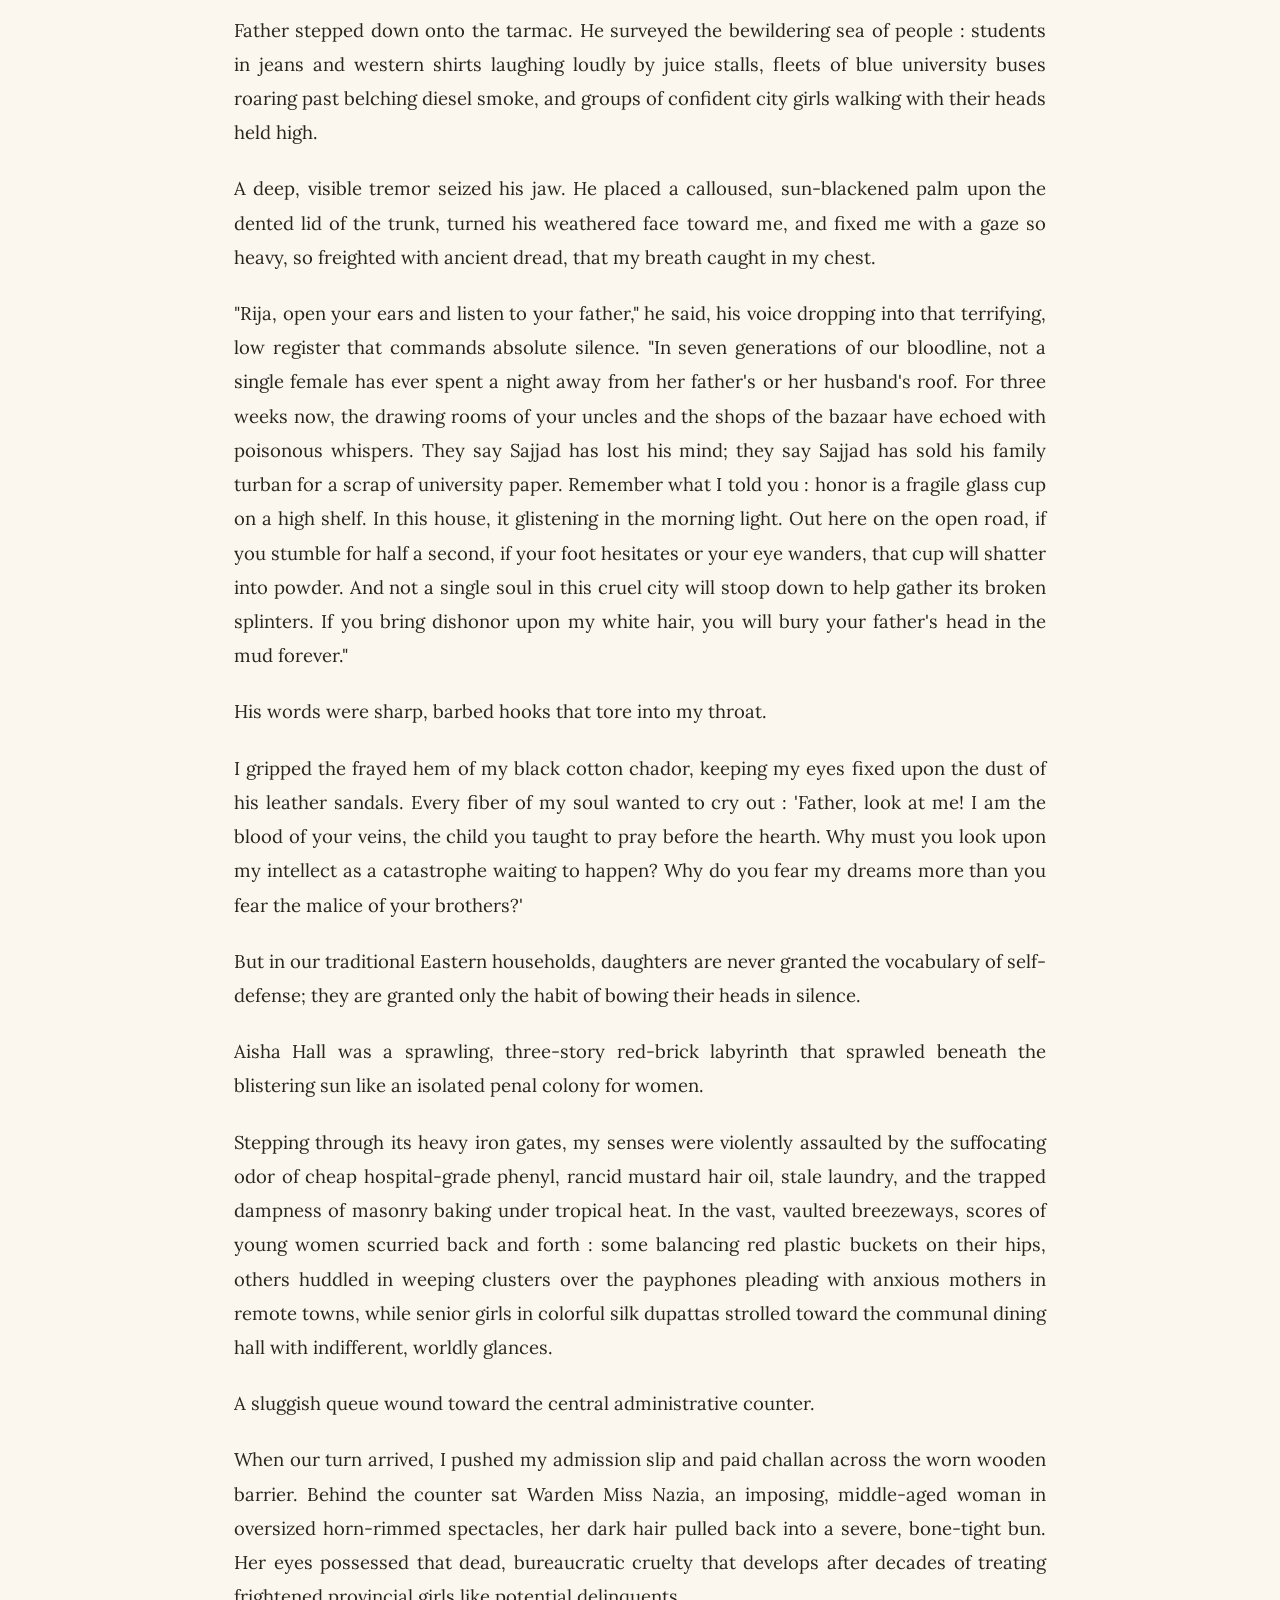
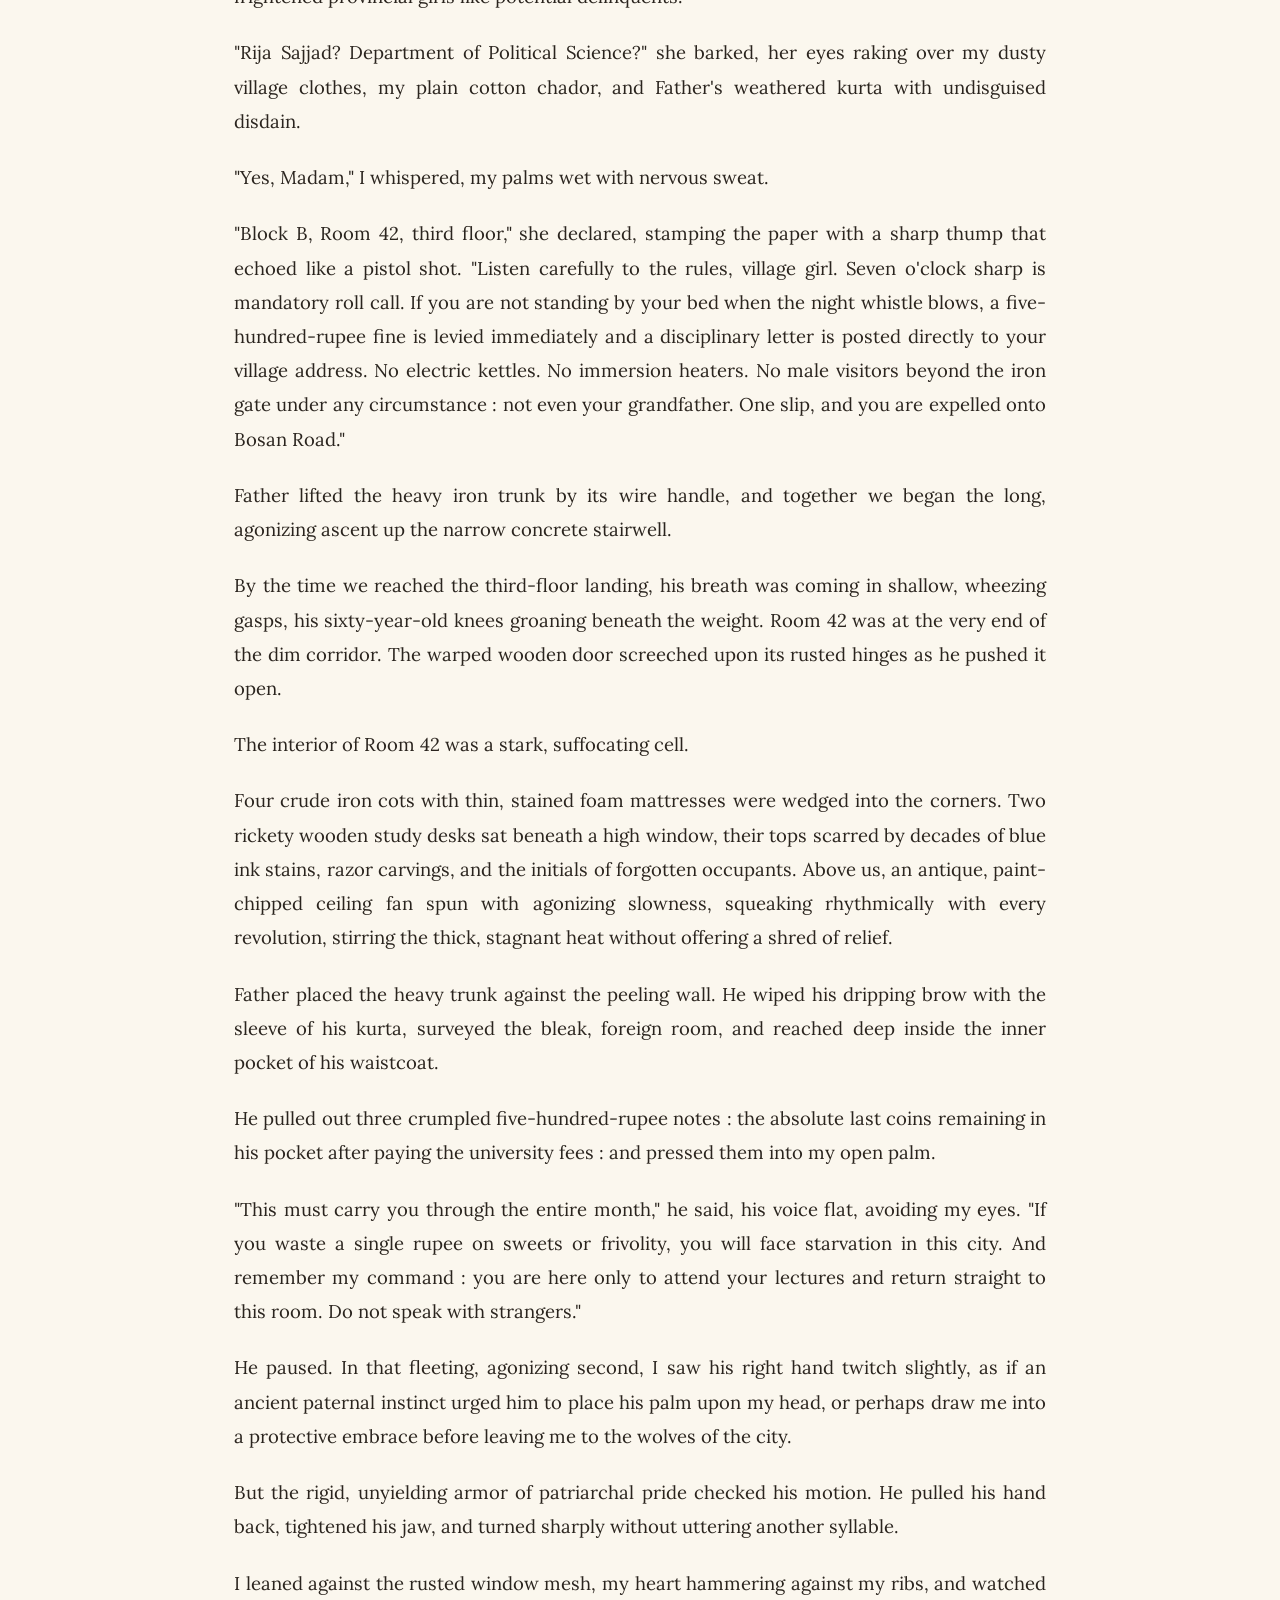
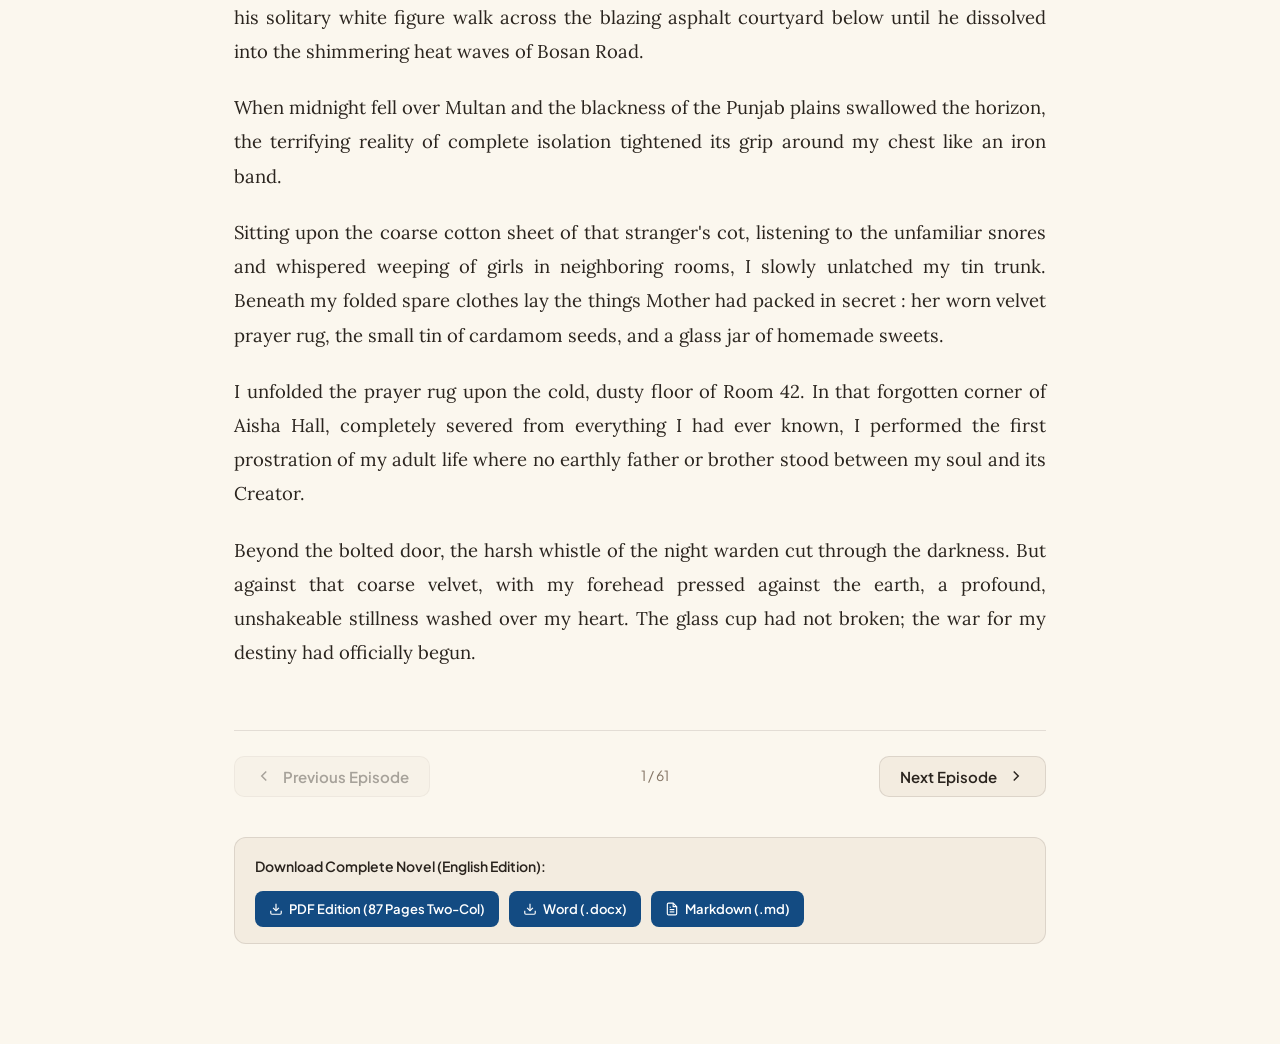
<file: novel-en/index.html>
<!DOCTYPE html>
<html lang="en" dir="ltr">
<head>
  <meta charset="UTF-8">
  <meta name="viewport" content="width=device-width, initial-scale=1.0, maximum-scale=1.0, user-scalable=no">
  <title>Rija: A Daughter's True Memoir  :  Anam Sajjad</title>
  <meta name="description" content="The Sorrow of Mothers, The Cruelty of Kin, and The Shield of Faith. An epic autobiographical novel of courage, scholarship, and liberation from the rural plains of Southern Punjab to the National Presidency.">
  
  <link rel="preconnect" href="https://fonts.googleapis.com">
  <link rel="preconnect" href="https://fonts.gstatic.com" crossorigin>
  <link href="https://fonts.googleapis.com/css2?family=Cinzel:wght@500;600;700&family=Lora:ital,wght@0,400;0,500;0,600;0,700;1,400;1,600&family=Plus+Jakarta+Sans:wght@400;500;600;700&display=swap" rel="stylesheet">
  
  <style>
    :root {
      --font-serif: 'Lora', Georgia, serif;
      --font-display: 'Cinzel', Georgia, serif;
      --font-ui: 'Plus Jakarta Sans', system-ui, -apple-system, sans-serif;
      --drawer-width: 360px;
    }

    /* Sepia / Paper Theme (Default) */
    body[data-theme="sepia"] {
      --bg-primary: #fbf7ee;
      --bg-surface: #f3ece0;
      --bg-surface-elevated: #eadecb;
      --bg-popover: #faf3e6;
      --text-primary: #2a241e;
      --text-secondary: #5a4e42;
      --text-muted: #857666;
      --border-light: rgba(90, 78, 66, 0.15);
      --border-strong: rgba(90, 78, 66, 0.35);
      --accent: #134b82;
      --accent-hover: #0d365f;
      --accent-light: rgba(19, 75, 130, 0.1);
      --progress-bg: #134b82;
      --card-bg: rgba(243, 236, 224, 0.85);
      --shadow: 0 4px 20px rgba(50, 40, 30, 0.08);
    }

    /* Light Theme */
    body[data-theme="light"] {
      --bg-primary: #ffffff;
      --bg-surface: #f8fafc;
      --bg-surface-elevated: #f1f5f9;
      --bg-popover: #ffffff;
      --text-primary: #0f172a;
      --text-secondary: #334155;
      --text-muted: #64748b;
      --border-light: rgba(15, 23, 42, 0.08);
      --border-strong: rgba(15, 23, 42, 0.2);
      --accent: #1e40af;
      --accent-hover: #1d4ed8;
      --accent-light: rgba(30, 64, 175, 0.08);
      --progress-bg: #1e40af;
      --card-bg: #f8fafc;
      --shadow: 0 4px 20px rgba(0, 0, 0, 0.06);
    }

    /* Dark Theme */
    body[data-theme="dark"] {
      --bg-primary: #0f172a;
      --bg-surface: #1e293b;
      --bg-surface-elevated: #334155;
      --bg-popover: #1e293b;
      --text-primary: #f8fafc;
      --text-secondary: #cbd5e1;
      --text-muted: #94a3b8;
      --border-light: rgba(255, 255, 255, 0.1);
      --border-strong: rgba(255, 255, 255, 0.25);
      --accent: #38bdf8;
      --accent-hover: #0ea5e9;
      --accent-light: rgba(56, 189, 248, 0.15);
      --progress-bg: #38bdf8;
      --card-bg: #1e293b;
      --shadow: 0 4px 20px rgba(0, 0, 0, 0.4);
    }

    * { box-sizing: border-box; margin: 0; padding: 0; }

    body {
      background-color: var(--bg-primary);
      color: var(--text-primary);
      font-family: var(--font-serif);
      font-size: 18px;
      line-height: 1.85;
      transition: background-color 0.3s ease, color 0.3s ease;
      min-height: 100vh;
      overflow-x: hidden;
      direction: ltr;
      text-align: left;
    }

    /* Font size variations */
    body[data-size="sm"] .reading-content { font-size: 16px; line-height: 1.75; }
    body[data-size="md"] .reading-content { font-size: 18.5px; line-height: 1.85; }
    body[data-size="lg"] .reading-content { font-size: 21px; line-height: 1.95; }
    body[data-size="xl"] .reading-content { font-size: 24px; line-height: 2.05; }

    /* Layout variations */
    body[data-layout="two-col"] .reading-content {
      column-count: 2;
      column-gap: 40px;
      column-rule: 1px solid var(--border-light);
      text-align: justify;
    }
    @media (max-width: 820px) {
      body[data-layout="two-col"] .reading-content {
        column-count: 1;
      }
    }

    /* Top Progress Bar */
    #progress-bar-container {
      position: fixed;
      top: 0;
      left: 0;
      right: 0;
      height: 4px;
      background: transparent;
      z-index: 1000;
    }
    #progress-bar {
      height: 100%;
      width: 0%;
      background: var(--progress-bg);
      transition: width 0.1s linear;
    }

    /* Header */
    .app-header {
      position: sticky;
      top: 0;
      background: var(--bg-surface);
      border-bottom: 1px solid var(--border-light);
      padding: 12px 24px;
      display: flex;
      align-items: center;
      justify-content: space-between;
      z-index: 500;
      backdrop-filter: blur(10px);
    }
    .header-left-side {
      display: flex;
      align-items: center;
      gap: 16px;
    }
    .icon-btn {
      background: transparent;
      border: 1px solid var(--border-light);
      border-radius: 8px;
      padding: 8px 12px;
      cursor: pointer;
      color: var(--text-primary);
      display: flex;
      align-items: center;
      gap: 8px;
      font-family: var(--font-ui);
      font-size: 14px;
      font-weight: 500;
      transition: all 0.2s ease;
    }
    .icon-btn:hover {
      background: var(--bg-surface-elevated);
      border-color: var(--border-strong);
    }
    .header-titles {
      display: flex;
      flex-direction: column;
    }
    .novel-title {
      font-family: var(--font-display);
      font-weight: 700;
      font-size: 16px;
      letter-spacing: 0.5px;
      color: var(--accent);
      line-height: 1.3;
    }
    .current-chapter-title {
      font-family: var(--font-ui);
      font-size: 13px;
      color: var(--text-secondary);
      line-height: 1.3;
    }
    .header-right-side {
      display: flex;
      align-items: center;
      gap: 12px;
    }

    /* Switcher pill */
    .switch-pill {
      background: var(--accent-light);
      color: var(--accent);
      border: 1px solid var(--accent);
      border-radius: 20px;
      padding: 6px 14px;
      font-family: var(--font-ui);
      font-size: 13px;
      font-weight: 600;
      text-decoration: none;
      display: flex;
      align-items: center;
      gap: 6px;
      transition: all 0.2s ease;
    }
    .switch-pill:hover {
      background: var(--accent);
      color: #fff;
    }

    /* Main Container */
    .reader-container {
      max-width: 860px;
      margin: 0 auto;
      padding: 40px 24px 100px;
    }

    /* Chapter Header Card */
    .chapter-header {
      text-align: center;
      padding: 35px 24px 28px;
      margin-bottom: 35px;
      background: var(--card-bg);
      border: 1px solid var(--border-light);
      border-radius: 16px;
      box-shadow: var(--shadow);
    }
    .season-badge {
      display: inline-block;
      background: var(--accent-light);
      color: var(--accent);
      font-size: 13px;
      font-weight: 600;
      padding: 4px 14px;
      border-radius: 20px;
      margin-bottom: 14px;
      font-family: var(--font-ui);
      text-transform: uppercase;
      letter-spacing: 1px;
    }
    .episode-h1 {
      font-family: var(--font-display);
      font-size: 32px;
      font-weight: 700;
      color: var(--text-primary);
      margin-bottom: 8px;
      line-height: 1.3;
    }
    .episode-sub {
      font-size: 17px;
      font-style: italic;
      color: var(--text-secondary);
      margin-bottom: 16px;
      line-height: 1.5;
    }
    .synopsis-box {
      background: var(--bg-surface);
      border-left: 4px solid var(--accent);
      padding: 14px 18px;
      border-radius: 8px;
      font-size: 15px;
      color: var(--text-secondary);
      text-align: left;
      line-height: 1.7;
      margin-top: 14px;
      font-family: var(--font-ui);
    }

    /* Reading Content */
    .reading-content p {
      margin-bottom: 22px;
      text-align: justify;
      text-justify: inter-word;
    }

    /* Navigation Footer */
    .chapter-nav {
      display: flex;
      justify-content: space-between;
      align-items: center;
      margin-top: 60px;
      padding-top: 25px;
      border-top: 1px solid var(--border-light);
    }
    .nav-btn {
      background: var(--bg-surface);
      border: 1px solid var(--border-light);
      border-radius: 10px;
      padding: 10px 20px;
      font-family: var(--font-ui);
      font-size: 15px;
      font-weight: 600;
      color: var(--text-primary);
      cursor: pointer;
      display: flex;
      align-items: center;
      gap: 10px;
      transition: all 0.2s ease;
    }
    .nav-btn:hover:not(:disabled) {
      background: var(--accent);
      color: #fff;
      border-color: var(--accent);
    }
    .nav-btn:disabled {
      opacity: 0.4;
      cursor: not-allowed;
    }

    /* Drawer / Table of Contents */
    .drawer-overlay {
      position: fixed;
      top: 0;
      left: 0;
      right: 0;
      bottom: 0;
      background: rgba(0, 0, 0, 0.5);
      z-index: 900;
      opacity: 0;
      pointer-events: none;
      transition: opacity 0.3s ease;
    }
    .drawer-overlay.active {
      opacity: 1;
      pointer-events: auto;
    }
    .drawer {
      position: fixed;
      top: 0;
      bottom: 0;
      left: calc(-1 * var(--drawer-width));
      width: var(--drawer-width);
      background: var(--bg-surface);
      border-right: 1px solid var(--border-light);
      z-index: 950;
      transition: left 0.3s ease;
      display: flex;
      flex-direction: column;
      box-shadow: 4px 0 24px rgba(0, 0, 0, 0.15);
    }
    .drawer.active {
      left: 0;
    }
    .drawer-header {
      padding: 18px 20px;
      border-bottom: 1px solid var(--border-light);
      display: flex;
      justify-content: space-between;
      align-items: center;
    }
    .drawer-title {
      font-family: var(--font-display);
      font-size: 16px;
      font-weight: 700;
      letter-spacing: 0.5px;
      color: var(--accent);
    }
    .drawer-search {
      padding: 12px 20px;
      border-bottom: 1px solid var(--border-light);
    }
    .search-input {
      width: 100%;
      padding: 8px 12px;
      border-radius: 8px;
      border: 1px solid var(--border-light);
      background: var(--bg-surface-elevated);
      color: var(--text-primary);
      font-family: var(--font-ui);
      font-size: 14px;
      outline: none;
    }
    .search-input:focus {
      border-color: var(--accent);
    }
    .drawer-content {
      flex: 1;
      overflow-y: auto;
      padding: 12px 10px;
    }
    .season-group-title {
      font-family: var(--font-ui);
      font-size: 12px;
      font-weight: 700;
      text-transform: uppercase;
      letter-spacing: 1px;
      color: var(--accent);
      padding: 12px 12px 6px;
      border-bottom: 1px dashed var(--border-light);
      margin-top: 8px;
    }
    .toc-item {
      padding: 10px 14px;
      border-radius: 8px;
      cursor: pointer;
      display: flex;
      flex-direction: column;
      gap: 2px;
      transition: all 0.15s ease;
      margin-bottom: 4px;
    }
    .toc-item:hover {
      background: var(--bg-surface-elevated);
    }
    .toc-item.active {
      background: var(--accent-light);
      border-left: 3px solid var(--accent);
    }
    .toc-item-title {
      font-size: 14px;
      font-weight: 600;
      color: var(--text-primary);
      font-family: var(--font-ui);
    }
    .toc-item-meta {
      font-size: 12px;
      color: var(--text-muted);
      font-family: var(--font-ui);
    }

    /* Settings Popover */
    .settings-popover {
      position: absolute;
      top: 60px;
      right: 24px;
      background: var(--bg-popover);
      border: 1px solid var(--border-strong);
      border-radius: 12px;
      padding: 16px;
      width: 280px;
      box-shadow: var(--shadow);
      display: none;
      z-index: 600;
    }
    .settings-popover.active { display: block; }
    .settings-group { margin-bottom: 14px; }
    .settings-label {
      font-size: 13px;
      font-family: var(--font-ui);
      font-weight: 600;
      color: var(--text-muted);
      margin-bottom: 8px;
      display: block;
    }
    .theme-buttons, .size-buttons, .layout-buttons {
      display: flex;
      gap: 6px;
    }
    .theme-btn, .size-btn, .layout-btn {
      flex: 1;
      padding: 6px 0;
      text-align: center;
      border-radius: 6px;
      border: 1px solid var(--border-light);
      background: var(--bg-surface);
      color: var(--text-primary);
      font-size: 13px;
      font-family: var(--font-ui);
      cursor: pointer;
    }
    .theme-btn.active, .size-btn.active, .layout-btn.active {
      background: var(--accent);
      color: #fff;
      border-color: var(--accent);
    }

    /* Download banner */
    .download-strip {
      background: var(--bg-surface);
      border: 1px solid var(--border-light);
      border-radius: 12px;
      padding: 16px 20px;
      margin-top: 40px;
      display: flex;
      justify-content: space-between;
      align-items: center;
      flex-wrap: wrap;
      gap: 12px;
    }
    .dl-label {
      font-family: var(--font-ui);
      font-size: 14px;
      font-weight: 600;
      color: var(--text-primary);
    }
    .dl-buttons {
      display: flex;
      gap: 10px;
      flex-wrap: wrap;
    }
    .dl-pill {
      background: var(--accent);
      color: #fff;
      text-decoration: none;
      padding: 6px 14px;
      border-radius: 8px;
      font-size: 13px;
      font-family: var(--font-ui);
      font-weight: 600;
      display: flex;
      align-items: center;
      gap: 6px;
      transition: opacity 0.2s;
    }
    .dl-pill:hover { opacity: 0.9; }

    @media (max-width: 600px) {
      .episode-h1 { font-size: 24px; }
      .app-header { padding: 10px 14px; }
      .reader-container { padding: 20px 14px 60px; }
    }
  </style>
</head>
<body data-theme="sepia" data-size="md" data-layout="single">

  <!-- Top Progress Bar -->
  <div id="progress-bar-container">
    <div id="progress-bar"></div>
  </div>

  <!-- Header -->
  <header class="app-header">
    <div class="header-left-side">
      <button id="toc-btn" class="icon-btn" aria-label="Table of Contents">
        <svg width="20" height="20" viewBox="0 0 24 24" fill="none" stroke="currentColor" stroke-width="2"><line x1="3" y1="12" x2="21" y2="12"></line><line x1="3" y1="6" x2="21" y2="6"></line><line x1="3" y1="18" x2="21" y2="18"></line></svg>
        <span>Contents</span>
      </button>
      <div class="header-titles">
        <span class="novel-title">RIJA: A DAUGHTER'S TRUE MEMOIR</span>
        <span class="current-chapter-title" id="header-chapter-name">Episode 01: The Threshold of Bosan Road</span>
      </div>
    </div>

    <div class="header-right-side">
      <!-- Switch to English Book -->
      <a href="../" class="switch-pill" style="border-color: rgba(90, 78, 66, 0.35);">
        <span>The Weight of Nodding (Book)</span>
      </a>

      <!-- Switch to Urdu Novel -->
      <a href="../novel/" class="switch-pill">
        <span>اردو ناول (Urdu)</span>
        <svg width="14" height="14" viewBox="0 0 24 24" fill="none" stroke="currentColor" stroke-width="2"><polyline points="9 18 15 12 9 6"></polyline></svg>
      </a>

      <!-- Settings Menu Button -->
      <button id="settings-btn" class="icon-btn" aria-label="Reading Settings">
        <svg width="18" height="18" viewBox="0 0 24 24" fill="none" stroke="currentColor" stroke-width="2"><circle cx="12" cy="12" r="3"></circle><path d="M19.4 15a1.65 1.65 0 0 0 .33 1.82l.06.06a2 2 0 0 1 0 2.83 2 2 0 0 1-2.83 0l-.06-.06a1.65 1.65 0 0 0-1.82-.33 1.65 1.65 0 0 0-1 1.51V21a2 2 0 0 1-2 2 2 2 0 0 1-2-2v-.09A1.65 1.65 0 0 0 9 19.4a1.65 1.65 0 0 0-1.82.33l-.06.06a2 2 0 0 1-2.83 0 2 2 0 0 1 0-2.83l.06-.06a1.65 1.65 0 0 0 .33-1.82 1.65 1.65 0 0 0-1.51-1H3a2 2 0 0 1-2-2 2 2 0 0 1 2-2h.09A1.65 1.65 0 0 0 4.6 9a1.65 1.65 0 0 0-.33-1.82l-.06-.06a2 2 0 0 1 0-2.83 2 2 0 0 1 2.83 0l.06.06a1.65 1.65 0 0 0 1.82.33H9a1.65 1.65 0 0 0 1-1.51V3a2 2 0 0 1 2-2 2 2 0 0 1 2 2v.09a1.65 1.65 0 0 0 1 1.51 1.65 1.65 0 0 0 1.82-.33l.06-.06a2 2 0 0 1 2.83 0 2 2 0 0 1 0 2.83l-.06.06a1.65 1.65 0 0 0-.33 1.82V9a1.65 1.65 0 0 0 1.51 1H21a2 2 0 0 1 2 2 2 2 0 0 1-2 2h-.09a1.65 1.65 0 0 0-1.51 1z"></path></svg>
      </button>
    </div>
  </header>

  <!-- Settings Popover -->
  <div id="settings-popover" class="settings-popover">
    <div class="settings-group">
      <span class="settings-label">Reading Theme</span>
      <div class="theme-buttons">
        <button class="theme-btn active" data-theme="sepia">Sepia</button>
        <button class="theme-btn" data-theme="light">Light</button>
        <button class="theme-btn" data-theme="dark">Dark</button>
      </div>
    </div>
    <div class="settings-group">
      <span class="settings-label">Reading Layout</span>
      <div class="layout-buttons">
        <button class="layout-btn active" data-layout="single">Single Col</button>
        <button class="layout-btn" data-layout="two-col">Two Columns</button>
      </div>
    </div>
    <div class="settings-group">
      <span class="settings-label">Font Size</span>
      <div class="size-buttons">
        <button class="size-btn" data-size="sm">A-</button>
        <button class="size-btn active" data-size="md">A</button>
        <button class="size-btn" data-size="lg">A+</button>
        <button class="size-btn" data-size="xl">A++</button>
      </div>
    </div>
  </div>

  <!-- Table of Contents Drawer -->
  <div id="drawer-overlay" class="drawer-overlay"></div>
  <aside id="drawer" class="drawer">
    <div class="drawer-header">
      <span class="drawer-title">EPISODES (61 CHAPTERS)</span>
      <button id="close-drawer-btn" class="icon-btn" aria-label="Close Drawer">
        <svg width="20" height="20" viewBox="0 0 24 24" fill="none" stroke="currentColor" stroke-width="2"><line x1="18" y1="6" x2="6" y2="18"></line><line x1="6" y1="6" x2="18" y2="18"></line></svg>
      </button>
    </div>
    <div class="drawer-search">
      <input type="text" id="drawer-search-input" class="search-input" placeholder="Search episodes...">
    </div>
    <div id="toc-list" class="drawer-content">
      <!-- Dynamic TOC Items Loaded by JS -->
    </div>
  </aside>

  <!-- Reading View -->
  <main class="reader-container">
    <div class="chapter-header">
      <span class="season-badge" id="episode-season-badge">Season 1: The Sanctuary and the Iron Gate</span>
      <h1 class="episode-h1" id="episode-title">The Threshold of Bosan Road</h1>
      <div class="episode-sub" id="episode-subtitle">The Homestead Courtyard, The Battered Iron Trunk, and The Scorching Sun of Multan</div>
      <div class="synopsis-box" id="episode-synopsis"></div>
    </div>

    <article class="reading-content" id="reading-content">
      <!-- Injected Paragraphs -->
    </article>

    <!-- Navigation Buttons -->
    <div class="chapter-nav">
      <button id="prev-ep-btn" class="nav-btn" disabled>
        <svg width="18" height="18" viewBox="0 0 24 24" fill="none" stroke="currentColor" stroke-width="2"><polyline points="15 18 9 12 15 6"></polyline></svg>
        <span>Previous Episode</span>
      </button>

      <span id="reading-position-indicator" style="font-family: var(--font-ui); font-size: 14px; color: var(--text-muted);">1 / 61</span>

      <button id="next-ep-btn" class="nav-btn">
        <span>Next Episode</span>
        <svg width="18" height="18" viewBox="0 0 24 24" fill="none" stroke="currentColor" stroke-width="2"><polyline points="9 18 15 12 9 6"></polyline></svg>
      </button>
    </div>

    <!-- Download Options Strip -->
    <div class="download-strip">
      <div class="dl-label">Download Complete Novel (English Edition):</div>
      <div class="dl-buttons">
        <a href="Rija_Epic_Novel_Complete_Edition_EN.pdf" class="dl-pill" download>
          <svg width="14" height="14" viewBox="0 0 24 24" fill="none" stroke="currentColor" stroke-width="2"><path d="M21 15v4a2 2 0 0 1-2 2H5a2 2 0 0 1-2-2v-4"></path><polyline points="7 10 12 15 17 10"></polyline><line x1="12" y1="15" x2="12" y2="3"></line></svg>
          <span>PDF Edition (87 Pages Two-Col)</span>
        </a>
        <a href="Rija_Epic_Novel_Complete_Edition_EN.docx" class="dl-pill" download>
          <svg width="14" height="14" viewBox="0 0 24 24" fill="none" stroke="currentColor" stroke-width="2"><path d="M21 15v4a2 2 0 0 1-2 2H5a2 2 0 0 1-2-2v-4"></path><polyline points="7 10 12 15 17 10"></polyline><line x1="12" y1="15" x2="12" y2="3"></line></svg>
          <span>Word (.docx)</span>
        </a>
        <a href="RIJA_EPIC_NOVEL_ENGLISH.md" class="dl-pill" download>
          <svg width="14" height="14" viewBox="0 0 24 24" fill="none" stroke="currentColor" stroke-width="2"><path d="M14 2H6a2 2 0 0 0-2 2v16a2 2 0 0 0 2 2h12a2 2 0 0 0 2-2V8z"></path><polyline points="14 2 14 8 20 8"></polyline><line x1="16" y1="13" x2="8" y2="13"></line><line x1="16" y1="17" x2="8" y2="17"></line><polyline points="10 9 9 9 8 9"></polyline></svg>
          <span>Markdown (.md)</span>
        </a>
      </div>
    </div>
  </main>

  <!-- Load Data and Logic -->
  <script src="novel_en_data.js"></script>
  <script>
    let currentEpisodeIndex = 0;

    const progressBar = document.getElementById('progress-bar');
    const headerChapterName = document.getElementById('header-chapter-name');
    const episodeSeasonBadge = document.getElementById('episode-season-badge');
    const episodeTitle = document.getElementById('episode-title');
    const episodeSubtitle = document.getElementById('episode-subtitle');
    const episodeSynopsis = document.getElementById('episode-synopsis');
    const readingContent = document.getElementById('reading-content');
    const prevEpBtn = document.getElementById('prev-ep-btn');
    const nextEpBtn = document.getElementById('next-ep-btn');
    const readingPositionIndicator = document.getElementById('reading-position-indicator');
    const tocBtn = document.getElementById('toc-btn');
    const closeDrawerBtn = document.getElementById('close-drawer-btn');
    const drawer = document.getElementById('drawer');
    const drawerOverlay = document.getElementById('drawer-overlay');
    const tocList = document.getElementById('toc-list');
    const drawerSearchInput = document.getElementById('drawer-search-input');
    const settingsBtn = document.getElementById('settings-btn');
    const settingsPopover = document.getElementById('settings-popover');

    // Render TOC
    function renderTOC(filterText = '') {
      tocList.innerHTML = '';
      let currentSeason = null;

      NOVEL_EN_CHAPTERS.forEach((ep, idx) => {
        if (filterText && !ep.title.toLowerCase().includes(filterText.toLowerCase()) && !ep.synopsis.toLowerCase().includes(filterText.toLowerCase())) {
          return;
        }

        if (ep.season !== currentSeason) {
          currentSeason = ep.season;
          const seasonH = document.createElement('div');
          seasonH.className = 'season-group-title';
          seasonH.textContent = ep.season_name;
          tocList.appendChild(seasonH);
        }

        const item = document.createElement('div');
        item.className = `toc-item ${idx === currentEpisodeIndex ? 'active' : ''}`;
        item.innerHTML = `
          <span class="toc-item-title">Ep ${ep.id}: ${ep.title}</span>
          <span class="toc-item-meta">${ep.reading_time} · ${ep.word_count.toLocaleString()} words</span>
        `;
        item.addEventListener('click', () => {
          loadEpisode(idx);
          closeDrawer();
        });
        tocList.appendChild(item);
      });
    }

    // Load Episode
    function loadEpisode(index) {
      if (index < 0 || index >= NOVEL_EN_CHAPTERS.length) return;
      currentEpisodeIndex = index;
      const ep = NOVEL_EN_CHAPTERS[index];

      headerChapterName.textContent = `Ep ${ep.id}: ${ep.title}`;
      episodeSeasonBadge.textContent = ep.season_name;
      episodeTitle.textContent = ep.title;
      episodeSubtitle.textContent = ep.subtitle;
      episodeSynopsis.textContent = ep.synopsis;

      readingContent.innerHTML = '';
      const paragraphs = ep.content.split('\n');
      paragraphs.forEach(p => {
        const trimmed = p.trim();
        if (trimmed) {
          const pEl = document.createElement('p');
          pEl.textContent = trimmed;
          readingContent.appendChild(pEl);
        }
      });

      prevEpBtn.disabled = index === 0;
      nextEpBtn.disabled = index === NOVEL_EN_CHAPTERS.length - 1;
      readingPositionIndicator.textContent = `${index + 1} / ${NOVEL_EN_CHAPTERS.length}`;

      renderTOC();
      window.scrollTo({ top: 0, behavior: 'smooth' });
      localStorage.setItem('rija_en_current_ep', index);
    }

    // Scroll Progress
    window.addEventListener('scroll', () => {
      const docHeight = document.documentElement.scrollHeight - window.innerHeight;
      const scrolled = window.scrollY;
      const pct = docHeight > 0 ? (scrolled / docHeight) * 100 : 0;
      progressBar.style.width = `${Math.min(100, Math.max(0, pct))}%`;
    });

    // Drawer Controls
    function openDrawer() {
      drawer.classList.add('active');
      drawerOverlay.classList.add('active');
    }
    function closeDrawer() {
      drawer.classList.remove('active');
      drawerOverlay.classList.remove('active');
    }
    tocBtn.addEventListener('click', openDrawer);
    closeDrawerBtn.addEventListener('click', closeDrawer);
    drawerOverlay.addEventListener('click', closeDrawer);

    drawerSearchInput.addEventListener('input', (e) => {
      renderTOC(e.target.value.trim());
    });

    // Settings Menu
    settingsBtn.addEventListener('click', (e) => {
      e.stopPropagation();
      settingsPopover.classList.toggle('active');
    });
    document.addEventListener('click', (e) => {
      if (!settingsPopover.contains(e.target) && e.target !== settingsBtn) {
        settingsPopover.classList.remove('active');
      }
    });

    // Theme Switchers
    document.querySelectorAll('.theme-btn').forEach(btn => {
      btn.addEventListener('click', () => {
        document.querySelectorAll('.theme-btn').forEach(b => b.classList.remove('active'));
        btn.classList.add('active');
        const theme = btn.dataset.theme;
        document.body.dataset.theme = theme;
        localStorage.setItem('rija_en_theme', theme);
      });
    });

    // Layout Switchers
    document.querySelectorAll('.layout-btn').forEach(btn => {
      btn.addEventListener('click', () => {
        document.querySelectorAll('.layout-btn').forEach(b => b.classList.remove('active'));
        btn.classList.add('active');
        const layout = btn.dataset.layout;
        document.body.dataset.layout = layout;
        localStorage.setItem('rija_en_layout', layout);
      });
    });

    // Font Size Switchers
    document.querySelectorAll('.size-btn').forEach(btn => {
      btn.addEventListener('click', () => {
        document.querySelectorAll('.size-btn').forEach(b => b.classList.remove('active'));
        btn.classList.add('active');
        const size = btn.dataset.size;
        document.body.dataset.size = size;
        localStorage.setItem('rija_en_font_size', size);
      });
    });

    // Navigation buttons
    prevEpBtn.addEventListener('click', () => {
      if (currentEpisodeIndex > 0) loadEpisode(currentEpisodeIndex - 1);
    });
    nextEpBtn.addEventListener('click', () => {
      if (currentEpisodeIndex < NOVEL_EN_CHAPTERS.length - 1) loadEpisode(currentEpisodeIndex + 1);
    });

    // Keyboard navigation
    document.addEventListener('keydown', (e) => {
      if (e.key === 'ArrowRight') {
        if (currentEpisodeIndex < NOVEL_EN_CHAPTERS.length - 1) loadEpisode(currentEpisodeIndex + 1);
      } else if (e.key === 'ArrowLeft') {
        if (currentEpisodeIndex > 0) loadEpisode(currentEpisodeIndex - 1);
      }
    });

    // Init from storage
    const savedEp = parseInt(localStorage.getItem('rija_en_current_ep') || '0', 10);
    const savedTheme = localStorage.getItem('rija_en_theme') || 'sepia';
    const savedSize = localStorage.getItem('rija_en_font_size') || 'md';
    const savedLayout = localStorage.getItem('rija_en_layout') || 'single';

    document.body.dataset.theme = savedTheme;
    document.body.dataset.size = savedSize;
    document.body.dataset.layout = savedLayout;

    document.querySelectorAll('.theme-btn').forEach(b => b.classList.toggle('active', b.dataset.theme === savedTheme));
    document.querySelectorAll('.size-btn').forEach(b => b.classList.toggle('active', b.dataset.size === savedSize));
    document.querySelectorAll('.layout-btn').forEach(b => b.classList.toggle('active', b.dataset.layout === savedLayout));

    renderTOC();
    loadEpisode(savedEp);
  </script>
</body>
</html>
</file>
<file: styles.css>
/* ==========================================================================
   The Weight of Nodding - Interactive Book Reader Styles (Expanded Edition)
   Author: Anam Sajjad · BZU Multan · CERN Zenodo DOI: 10.5281/zenodo.24054373
   ========================================================================== */

:root {
  --font-serif: 'Lora', Georgia, 'Times New Roman', serif;
  --font-sans: 'Plus Jakarta Sans', -apple-system, BlinkMacSystemFont, 'Segoe UI', Roboto, sans-serif;
  --font-display: 'Playfair Display', Georgia, serif;
  --font-title: 'Cinzel', serif;

  --trans-fast: 0.2s cubic-bezier(0.16, 1, 0.3, 1);
  --trans-smooth: 0.3s cubic-bezier(0.16, 1, 0.3, 1);
  --drawer-width: 360px;
}

/* ---------------- Themes ---------------- */

/* Paper / Sepia (Default) */
body[data-theme="sepia"] {
  --bg-primary: #fbf7ee;
  --bg-surface: #f4edd8;
  --bg-surface-elevated: #efe4cb;
  --bg-popover: #fdfaf2;
  --text-primary: #2b2520;
  --text-secondary: #6e655a;
  --text-muted: #968c7f;
  --border-light: rgba(110, 101, 90, 0.16);
  --border-strong: rgba(110, 101, 90, 0.35);
  --accent: #1B365D;
  --accent-light: rgba(27, 54, 93, 0.1);
  --progress-bg: #1B365D;
  --quote-border: #1B365D;
  --card-bg: rgba(244, 237, 216, 0.7);
  --box-bg: #f4eedc;
  --shadow: 0 4px 20px rgba(70, 50, 30, 0.08);
}

/* Light Theme */
body[data-theme="light"] {
  --bg-primary: #ffffff;
  --bg-surface: #f8fafc;
  --bg-surface-elevated: #f1f5f9;
  --bg-popover: #ffffff;
  --text-primary: #0f172a;
  --text-secondary: #475569;
  --text-muted: #94a3b8;
  --border-light: rgba(15, 23, 42, 0.08);
  --border-strong: rgba(15, 23, 42, 0.2);
  --accent: #1e3a8a;
  --accent-light: rgba(30, 58, 138, 0.08);
  --progress-bg: #1e3a8a;
  --quote-border: #1e3a8a;
  --card-bg: #f8fafc;
  --box-bg: #f1f5f9;
  --shadow: 0 4px 20px rgba(0, 0, 0, 0.06);
}

/* Slate Dark Theme */
body[data-theme="dark"] {
  --bg-primary: #12161f;
  --bg-surface: #1a202c;
  --bg-surface-elevated: #242c3d;
  --bg-popover: #1e2638;
  --text-primary: #e2e8f0;
  --text-secondary: #94a3b8;
  --text-muted: #64748b;
  --border-light: rgba(255, 255, 255, 0.08);
  --border-strong: rgba(255, 255, 255, 0.18);
  --accent: #38bdf8;
  --accent-light: rgba(56, 189, 248, 0.12);
  --progress-bg: #38bdf8;
  --quote-border: #38bdf8;
  --card-bg: #1a202c;
  --box-bg: #1c2436;
  --shadow: 0 4px 20px rgba(0, 0, 0, 0.35);
}

/* OLED Midnight Theme */
body[data-theme="midnight"] {
  --bg-primary: #000000;
  --bg-surface: #0a0a0a;
  --bg-surface-elevated: #141414;
  --bg-popover: #111111;
  --text-primary: #f1f5f9;
  --text-secondary: #a1a1aa;
  --text-muted: #71717a;
  --border-light: rgba(255, 255, 255, 0.12);
  --border-strong: rgba(255, 255, 255, 0.25);
  --accent: #60a5fa;
  --accent-light: rgba(96, 165, 250, 0.15);
  --progress-bg: #60a5fa;
  --quote-border: #60a5fa;
  --card-bg: #0d0d0d;
  --box-bg: #111111;
  --shadow: 0 4px 25px rgba(0, 0, 0, 0.6);
}

/* ---------------- Global Reset & Typography ---------------- */
* {
  box-sizing: border-box;
  margin: 0;
  padding: 0;
  -webkit-font-smoothing: antialiased;
}

body {
  background-color: var(--bg-primary);
  color: var(--text-primary);
  font-family: var(--font-serif);
  font-size: 18px;
  line-height: 1.8;
  transition: background-color var(--trans-smooth), color var(--trans-smooth);
  overflow-x: hidden;
}

body[data-font="serif"] { font-family: var(--font-serif); }
body[data-font="display"] { font-family: var(--font-display); }
body[data-font="sans"] { font-family: var(--font-sans); line-height: 1.7; }

body[data-size="sm"] { font-size: 16px; }
body[data-size="md"] { font-size: 18px; }
body[data-size="lg"] { font-size: 20px; }
body[data-size="xl"] { font-size: 22px; }

/* ---------------- Top Reading Progress ---------------- */
#progress-bar-container {
  position: fixed;
  top: 0;
  left: 0;
  width: 100%;
  height: 3px;
  background: transparent;
  z-index: 1000;
}

#progress-bar {
  height: 100%;
  width: 0%;
  background: var(--progress-bg);
  transition: width 0.1s ease-out;
}

/* ---------------- App Header ---------------- */
.app-header {
  position: fixed;
  top: 0;
  left: 0;
  right: 0;
  height: 60px;
  background-color: var(--bg-primary);
  border-bottom: 1px solid var(--border-light);
  display: flex;
  align-items: center;
  justify-content: space-between;
  padding: 0 20px;
  z-index: 900;
  backdrop-filter: blur(8px);
}

.header-left, .header-right {
  display: flex;
  align-items: center;
  gap: 10px;
}

.icon-btn {
  background: transparent;
  border: none;
  color: var(--text-secondary);
  cursor: pointer;
  padding: 8px;
  border-radius: 8px;
  display: flex;
  align-items: center;
  justify-content: center;
  transition: all var(--trans-fast);
}

.icon-btn:hover {
  background-color: var(--bg-surface-elevated);
  color: var(--text-primary);
}

.text-icon {
  font-family: var(--font-display);
  font-size: 17px;
  font-weight: 700;
}

.header-title-box {
  display: flex;
  flex-direction: column;
  margin-left: 6px;
}

.header-book-title {
  font-family: var(--font-title);
  font-size: 11px;
  font-weight: 700;
  letter-spacing: 0.08em;
  color: var(--accent);
  text-transform: uppercase;
}

.header-current-chapter {
  font-size: 13px;
  color: var(--text-muted);
  max-width: 260px;
  white-space: nowrap;
  overflow: hidden;
  text-overflow: ellipsis;
}

/* ---------------- Settings Popover ---------------- */
.settings-modal {
  position: fixed;
  top: 68px;
  right: 20px;
  background: var(--bg-popover);
  border: 1px solid var(--border-strong);
  border-radius: 12px;
  padding: 20px;
  width: 320px;
  box-shadow: var(--shadow);
  z-index: 950;
  display: flex;
  flex-direction: column;
  gap: 16px;
}

.settings-modal.hidden { display: none; }

.settings-section label {
  display: block;
  font-size: 11px;
  font-weight: 700;
  text-transform: uppercase;
  letter-spacing: 0.06em;
  color: var(--text-muted);
  margin-bottom: 8px;
}

.theme-buttons, .size-buttons, .font-buttons {
  display: grid;
  grid-template-columns: repeat(4, 1fr);
  gap: 6px;
}

.theme-buttons { grid-template-columns: repeat(4, 1fr); }
.font-buttons { grid-template-columns: repeat(3, 1fr); }

.theme-opt, .size-opt, .font-opt {
  padding: 6px 10px;
  font-size: 12px;
  background: var(--bg-surface);
  color: var(--text-secondary);
  border: 1px solid var(--border-light);
  border-radius: 6px;
  cursor: pointer;
  transition: all var(--trans-fast);
}

.theme-opt.active, .size-opt.active, .font-opt.active {
  background: var(--accent);
  color: #ffffff;
  border-color: var(--accent);
  font-weight: 600;
}

.download-links {
  display: flex;
  flex-direction: column;
  gap: 8px;
}

.dl-btn {
  display: flex;
  align-items: center;
  gap: 8px;
  padding: 8px 12px;
  font-size: 12px;
  font-family: var(--font-sans);
  font-weight: 600;
  text-decoration: none;
  background: var(--bg-surface-elevated);
  color: var(--text-primary);
  border: 1px solid var(--border-light);
  border-radius: 6px;
  transition: all var(--trans-fast);
}

.dl-btn:hover {
  background: var(--accent);
  color: #ffffff;
}

/* ---------------- Search Modal ---------------- */
.search-modal {
  position: fixed;
  top: 0;
  left: 0;
  right: 0;
  bottom: 0;
  background: rgba(0, 0, 0, 0.6);
  backdrop-filter: blur(4px);
  z-index: 1000;
  display: flex;
  justify-content: center;
  padding-top: 80px;
}

.search-modal.hidden { display: none; }

.search-box {
  width: 90%;
  max-width: 640px;
  background: var(--bg-popover);
  border: 1px solid var(--border-strong);
  border-radius: 14px;
  box-shadow: var(--shadow);
  max-height: 80vh;
  display: flex;
  flex-direction: column;
  overflow: hidden;
}

.search-input-wrap {
  display: flex;
  align-items: center;
  padding: 14px 18px;
  border-bottom: 1px solid var(--border-light);
  gap: 12px;
}

.search-input-wrap input {
  flex: 1;
  background: transparent;
  border: none;
  outline: none;
  font-family: var(--font-sans);
  font-size: 15px;
  color: var(--text-primary);
}

.search-results {
  overflow-y: auto;
  padding: 12px 18px;
  display: flex;
  flex-direction: column;
  gap: 12px;
}

.search-result-item {
  padding: 10px 14px;
  border-radius: 8px;
  background: var(--bg-surface);
  cursor: pointer;
  transition: all var(--trans-fast);
}

.search-result-item:hover {
  background: var(--bg-surface-elevated);
}

.search-res-part {
  font-size: 11px;
  font-weight: 700;
  color: var(--accent);
  text-transform: uppercase;
}

.search-res-title {
  font-size: 13px;
  font-weight: 600;
  margin-bottom: 4px;
}

.search-res-snippet {
  font-size: 13px;
  color: var(--text-secondary);
  line-height: 1.5;
}

.search-res-snippet mark {
  background: var(--accent-light);
  color: var(--accent);
  font-weight: bold;
}

/* ---------------- About Author Modal ---------------- */
.about-modal {
  position: fixed;
  top: 0;
  left: 0;
  right: 0;
  bottom: 0;
  background: rgba(0, 0, 0, 0.6);
  backdrop-filter: blur(4px);
  z-index: 1000;
  display: flex;
  align-items: center;
  justify-content: center;
  padding: 20px;
}

.about-modal.hidden { display: none; }

.about-card {
  position: relative;
  background: var(--bg-popover);
  border: 1px solid var(--border-strong);
  border-radius: 16px;
  padding: 32px;
  max-width: 580px;
  width: 100%;
  box-shadow: var(--shadow);
}

.close-card-btn {
  position: absolute;
  top: 16px;
  right: 18px;
  background: transparent;
  border: none;
  font-size: 24px;
  color: var(--text-muted);
  cursor: pointer;
}

.about-badge {
  display: inline-block;
  font-size: 10px;
  font-weight: 800;
  letter-spacing: 0.1em;
  padding: 3px 8px;
  background: var(--accent-light);
  color: var(--accent);
  border-radius: 4px;
  margin-bottom: 12px;
}

.about-card h2 {
  font-family: var(--font-display);
  font-size: 24px;
  margin-bottom: 6px;
  color: var(--text-primary);
}

.about-subtitle {
  font-size: 13px;
  color: var(--text-secondary);
  margin-bottom: 20px;
  line-height: 1.5;
}

.about-author-info {
  background: var(--bg-surface);
  border: 1px solid var(--border-light);
  border-radius: 10px;
  padding: 16px;
  margin-bottom: 16px;
}

.about-author-info h3 {
  font-size: 16px;
  font-weight: 700;
  margin-bottom: 4px;
}

.about-author-info p {
  font-size: 13px;
  color: var(--text-secondary);
  line-height: 1.6;
}

.about-author-info a {
  color: var(--accent);
  text-decoration: none;
}

.about-dedication-box {
  background: var(--bg-surface-elevated);
  border-left: 3px solid var(--accent);
  padding: 12px 16px;
  border-radius: 0 8px 8px 0;
  font-size: 12.5px;
  color: var(--text-secondary);
  line-height: 1.6;
  margin-bottom: 20px;
}

.about-meta-grid {
  display: grid;
  grid-template-columns: repeat(4, 1fr);
  gap: 10px;
  text-align: center;
}

.meta-item {
  background: var(--bg-surface);
  padding: 10px 6px;
  border-radius: 8px;
  border: 1px solid var(--border-light);
}

.meta-label {
  display: block;
  font-size: 10px;
  color: var(--text-muted);
  text-transform: uppercase;
  letter-spacing: 0.05em;
  margin-bottom: 3px;
}

.meta-val {
  font-size: 12px;
  font-weight: 700;
  color: var(--text-primary);
}

/* ---------------- Table of Contents Drawer ---------------- */
.toc-drawer {
  position: fixed;
  top: 0;
  left: 0;
  bottom: 0;
  width: var(--drawer-width);
  background: var(--bg-surface);
  border-right: 1px solid var(--border-light);
  z-index: 1000;
  transform: translateX(-100%);
  transition: transform var(--trans-smooth);
  display: flex;
  flex-direction: column;
}

.toc-drawer.open { transform: translateX(0); }

.drawer-header {
  padding: 20px 20px 14px;
  border-bottom: 1px solid var(--border-light);
  display: flex;
  justify-content: space-between;
  align-items: flex-start;
}

.drawer-header-title h3 {
  font-family: var(--font-title);
  font-size: 15px;
  font-weight: 700;
  color: var(--text-primary);
}

.drawer-sub {
  font-size: 12px;
  color: var(--text-muted);
}

.drawer-tabs {
  display: flex;
  border-bottom: 1px solid var(--border-light);
  background: var(--bg-primary);
}

.drawer-tab {
  flex: 1;
  padding: 10px;
  font-size: 12px;
  font-weight: 600;
  background: transparent;
  border: none;
  border-bottom: 2px solid transparent;
  color: var(--text-secondary);
  cursor: pointer;
  transition: all var(--trans-fast);
}

.drawer-tab.active {
  color: var(--accent);
  border-bottom-color: var(--accent);
  background: var(--bg-surface);
}

#drawer-tab-content {
  flex: 1;
  overflow-y: auto;
}

.toc-list {
  padding: 12px 10px;
}

.toc-list.hidden { display: none; }

.toc-item {
  display: block;
  padding: 10px 12px;
  border-radius: 8px;
  cursor: pointer;
  transition: all var(--trans-fast);
  margin-bottom: 4px;
  text-decoration: none;
}

.toc-item:hover {
  background: var(--bg-surface-elevated);
}

.toc-item.active {
  background: var(--accent-light);
}

.toc-item-part {
  font-size: 11px;
  font-weight: 700;
  color: var(--accent);
  text-transform: uppercase;
}

.toc-item-title {
  font-size: 13.5px;
  font-weight: 600;
  color: var(--text-primary);
  margin: 2px 0;
  line-height: 1.4;
}

.toc-item-meta {
  font-size: 11px;
  color: var(--text-muted);
}

.drawer-footer {
  padding: 14px 20px;
  border-top: 1px solid var(--border-light);
  background: var(--bg-surface);
  font-size: 12px;
}

.drawer-footer-author {
  color: var(--text-primary);
}

.drawer-footer-note {
  font-size: 11px;
  color: var(--text-muted);
}

.backdrop {
  position: fixed;
  top: 0;
  left: 0;
  right: 0;
  bottom: 0;
  background: rgba(0, 0, 0, 0.4);
  z-index: 850;
  opacity: 0;
  pointer-events: none;
  transition: opacity var(--trans-fast);
}

.backdrop.active {
  opacity: 1;
  pointer-events: auto;
}

/* ---------------- Reader Layout ---------------- */
.reader-container {
  max-width: 740px;
  margin: 90px auto 100px;
  padding: 0 24px;
}

.chapter-hero {
  text-align: center;
  margin-bottom: 48px;
  padding-bottom: 24px;
}

.hero-badge {
  font-family: var(--font-title);
  font-size: 12px;
  font-weight: 800;
  letter-spacing: 0.15em;
  color: var(--accent);
  margin-bottom: 12px;
  text-transform: uppercase;
}

.hero-title {
  font-family: var(--font-display);
  font-size: 32px;
  font-weight: 700;
  line-height: 1.25;
  color: var(--text-primary);
  margin-bottom: 14px;
}

.hero-meta {
  font-size: 13px;
  color: var(--text-muted);
  display: flex;
  align-items: center;
  justify-content: center;
  gap: 8px;
  margin-bottom: 18px;
}

.meta-dot { color: var(--border-strong); }

.hero-divider {
  font-size: 16px;
  color: var(--accent);
  opacity: 0.6;
}

/* ---------------- Chapter Content & Typography ---------------- */
.chapter-content p {
  margin-bottom: 24px;
  text-align: justify;
  hyphens: auto;
}

.chapter-content p:first-of-type::first-letter {
  font-family: var(--font-display);
  float: left;
  font-size: 58px;
  line-height: 0.85;
  padding-top: 4px;
  padding-right: 12px;
  padding-bottom: 2px;
  color: var(--accent);
  font-weight: 700;
}

.chapter-content blockquote {
  border-left: 3px solid var(--quote-border);
  padding: 8px 0 8px 22px;
  margin: 32px 0;
  font-style: italic;
  color: var(--text-secondary);
}

.chapter-content hr.divider {
  border: none;
  text-align: center;
  margin: 48px 0;
  height: 1px;
  background: var(--border-light);
}

/* ---------------- The Strategist's Margin Callout Box ---------------- */
.strategist-margin-box {
  background: var(--box-bg);
  border: 1px solid var(--border-strong);
  border-left: 4px solid var(--accent);
  border-radius: 10px;
  padding: 24px 28px;
  margin: 48px 0;
  box-shadow: var(--shadow);
}

.margin-header {
  margin-bottom: 18px;
  border-bottom: 1px solid var(--border-light);
  padding-bottom: 12px;
}

.margin-badge {
  display: inline-block;
  font-family: var(--font-title);
  font-size: 11px;
  font-weight: 800;
  letter-spacing: 0.12em;
  color: var(--accent);
  text-transform: uppercase;
  margin-bottom: 4px;
}

.margin-header h3 {
  font-family: var(--font-display);
  font-size: 19px;
  color: var(--text-primary);
  font-weight: 700;
}

.protocol-title {
  font-size: 16px;
  font-weight: 700;
  color: var(--accent);
  margin: 20px 0 10px;
}

.margin-body ol, .margin-body ul {
  padding-left: 20px;
  margin-bottom: 16px;
}

.margin-body li {
  margin-bottom: 10px;
  font-size: 16px;
  line-height: 1.65;
  color: var(--text-primary);
}

.margin-body strong {
  color: var(--text-primary);
}

/* ---------------- Chapter Navigation Footer ---------------- */
.chapter-navigation {
  display: flex;
  justify-content: space-between;
  gap: 16px;
  margin-top: 60px;
  padding-top: 32px;
  border-top: 1px solid var(--border-light);
}

.nav-chapter-btn {
  flex: 1;
  padding: 14px 20px;
  background: var(--bg-surface);
  border: 1px solid var(--border-light);
  border-radius: 10px;
  cursor: pointer;
  display: flex;
  flex-direction: column;
  transition: all var(--trans-fast);
  text-align: left;
}

.nav-chapter-btn.next { text-align: right; }

.nav-chapter-btn:hover {
  background: var(--bg-surface-elevated);
  border-color: var(--accent);
}

.nav-dir {
  font-size: 11px;
  font-weight: 700;
  text-transform: uppercase;
  letter-spacing: 0.05em;
  color: var(--accent);
  margin-bottom: 4px;
}

.nav-target-title {
  font-size: 13.5px;
  font-weight: 600;
  color: var(--text-primary);
}

/* ---------------- Book Footer ---------------- */
.book-footer {
  text-align: center;
  margin-top: 80px;
  padding-top: 32px;
  border-top: 1px solid var(--border-light);
}

.book-footer-quote {
  font-family: var(--font-display);
  font-size: 18px;
  font-style: italic;
  color: var(--text-primary);
  margin-bottom: 6px;
}

.book-footer-author {
  font-size: 12px;
  color: var(--text-muted);
}

/* ---------------- Responsive Breakpoints ---------------- */
@media (max-width: 680px) {
  .reader-container {
    padding: 0 16px;
    margin-top: 75px;
  }
  .hero-title { font-size: 26px; }
  .chapter-content p { text-align: left; }
  .strategist-margin-box { padding: 18px; }
  .header-current-chapter { display: none; }
  .theme-buttons { grid-template-columns: repeat(2, 1fr); }
  .about-meta-grid { grid-template-columns: repeat(2, 1fr); }
}
</file>
